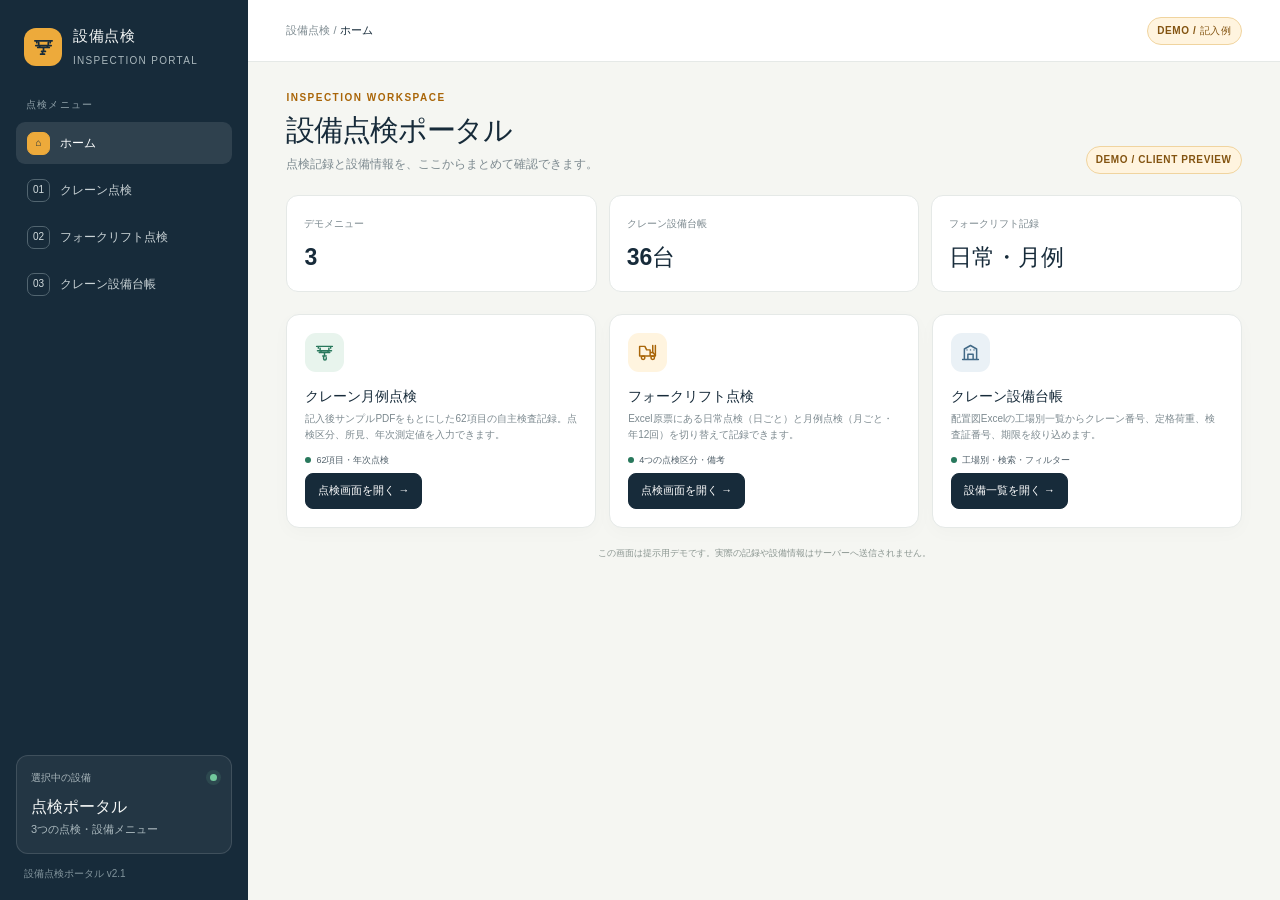
<file: Crane_Self_Inspecction_Record_Sheet/Project_demo_file/New_demo/crane_inspection_demo_v2.html>
<!doctype html>
<html lang="ja">
<head>
<meta charset="utf-8">
<meta name="viewport" content="width=device-width,initial-scale=1">
<meta name="theme-color" content="#172b3a">
<title>設備点検ポータル | クライアントデモ</title>
<style>
:root {
  color-scheme: light;
  --ink: #172b3a;
  --ink-soft: #52616b;
  --muted: #7c898f;
  --line: #e5e9e7;
  --paper: #f5f6f2;
  --white: #fff;
  --navy: #172b3a;
  --navy-2: #213a4a;
  --accent: #edaa3b;
  --accent-pale: #fff4df;
  --green: #28785c;
  --green-pale: #e8f4ed;
  --amber: #a96508;
  --amber-pale: #fff3dc;
  --red: #ad4438;
  --red-pale: #fbecea;
  --blue: #426986;
  --blue-pale: #eaf1f6;
  --shadow: 0 12px 32px rgba(23, 43, 58, .06);
  font-family: "Yu Gothic UI", "Meiryo", "Noto Sans JP", sans-serif;
  font-synthesis: none;
}
* { box-sizing: border-box; }
[hidden] { display: none !important; }
body { margin: 0; background: var(--paper); color: var(--ink); font-size: 14px; line-height: 1.6; }
button, input, select, textarea { font: inherit; }
button { color: inherit; }
button:focus-visible, input:focus-visible, select:focus-visible, textarea:focus-visible, a:focus-visible {
  outline: 3px solid rgba(237, 170, 59, .55); outline-offset: 2px;
}
.shell { min-height: 100vh; }
.sidebar {
  position: fixed; inset: 0 auto 0 0; z-index: 20; display: flex; width: 248px; flex-direction: column;
  padding: 24px 16px 18px; background: var(--navy); color: #f5f7f6;
}
.brand { display: flex; align-items: center; gap: 11px; padding: 0 8px 25px; }
.brand-mark { display: grid; width: 38px; height: 38px; place-items: center; border-radius: 12px; background: var(--accent); color: var(--navy); }
.brand-mark svg { width: 23px; height: 23px; }
.brand-name { font-size: 15px; font-weight: 750; letter-spacing: .04em; }
.brand-caption { color: #aab8bd; font-size: 10px; letter-spacing: .13em; }
.side-label { margin: 2px 10px 9px; color: #91a2aa; font-size: 10px; font-weight: 700; letter-spacing: .12em; }
.side-nav { display: grid; gap: 5px; }
.side-nav a {
  display: flex; min-height: 42px; align-items: center; gap: 10px; padding: 9px 11px; border-radius: 9px;
  color: #cad3d6; font-size: 12px; text-decoration: none; transition: background .15s, color .15s;
}
.side-nav a:hover, .side-nav a.active { background: rgba(255,255,255,.1); color: #fff; }
.nav-number { display: grid; width: 23px; height: 23px; flex: none; place-items: center; border: 1px solid #526570; border-radius: 7px; color: #d3dcde; font-size: 10px; }
.side-nav a.active .nav-number { border-color: var(--accent); background: var(--accent); color: var(--navy); font-weight: 800; }
.device-mini { margin-top: auto; padding: 14px; border: 1px solid rgba(255,255,255,.13); border-radius: 12px; background: rgba(255,255,255,.055); }
.device-mini-head { display: flex; align-items: center; justify-content: space-between; color: #a9b6bb; font-size: 10px; }
.live-dot { width: 7px; height: 7px; border-radius: 50%; background: #72c99c; box-shadow: 0 0 0 4px rgba(114,201,156,.12); }
.device-mini strong { display: block; margin-top: 8px; font-size: 16px; }
.device-mini p { margin: 2px 0 0; color: #adbbc0; font-size: 11px; }
.side-foot { padding: 12px 8px 0; color: #83959d; font-size: 10px; }
.main { min-height: 100vh; margin-left: 248px; }
.topbar {
  position: sticky; top: 0; z-index: 15; display: flex; min-height: 62px; align-items: center; justify-content: space-between;
  gap: 14px; padding: 10px clamp(18px, 3vw, 42px); border-bottom: 1px solid var(--line);
  background: rgba(255,255,255,.94); backdrop-filter: blur(12px);
}
.crumb { color: var(--muted); font-size: 11px; }
.crumb strong { color: var(--ink); font-weight: 650; }
.top-actions { display: flex; align-items: center; gap: 8px; }
.demo-pill { padding: 5px 9px; border: 1px solid #f0d49f; border-radius: 999px; background: var(--accent-pale); color: #835411; font-size: 10px; font-weight: 800; letter-spacing: .06em; }
.button {
  display: inline-flex; min-height: 36px; align-items: center; justify-content: center; gap: 7px;
  padding: 7px 12px; border: 1px solid var(--line); border-radius: 8px; background: var(--white);
  color: var(--ink); cursor: pointer; font-size: 11px; font-weight: 700; transition: transform .15s, background .15s, border-color .15s;
}
.button:hover { transform: translateY(-1px); border-color: #c8d0cc; background: #fafbf9; }
.button svg { width: 15px; height: 15px; }
.button-primary { border-color: var(--navy); background: var(--navy); color: #fff; }
.button-primary:hover { border-color: var(--navy-2); background: var(--navy-2); }
.button-accent { border-color: var(--accent); background: var(--accent); color: var(--navy); }
.button-quiet { border-color: transparent; background: transparent; color: var(--ink-soft); }
.content { width: min(1260px, 100%); margin: 0 auto; padding: 28px clamp(18px, 3vw, 42px) 70px; }
.page-heading { display: flex; align-items: flex-end; justify-content: space-between; gap: 20px; margin-bottom: 20px; }
.eyebrow { margin: 0 0 5px; color: var(--amber); font-size: 10px; font-weight: 800; letter-spacing: .15em; }
h1 { margin: 0; font-size: clamp(23px, 2.3vw, 30px); letter-spacing: -.04em; line-height: 1.3; }
.heading-sub { margin: 6px 0 0; color: var(--muted); font-size: 12px; }
.sample-tag { display: inline-flex; align-items: center; gap: 6px; padding: 7px 10px; border: 1px solid var(--line); border-radius: 8px; background: #fff; color: var(--ink-soft); font-size: 10px; white-space: nowrap; }
.sample-tag svg { width: 14px; height: 14px; color: var(--blue); }
.equipment-card {
  position: relative; display: grid; grid-template-columns: minmax(0,1fr) 216px; gap: 20px; overflow: hidden;
  margin-bottom: 17px; padding: 21px 22px; border: 1px solid #dce4e2; border-radius: 15px;
  background: linear-gradient(112deg, #fff 0%, #fff 67%, #f0f4ef 67%, #f0f4ef 100%); box-shadow: var(--shadow);
}
.equipment-card:after { position: absolute; top: -78px; right: 82px; width: 180px; height: 180px; border: 1px solid rgba(23,43,58,.055); border-radius: 50%; content: ""; }
.equipment-title { display: flex; align-items: center; gap: 9px; margin-bottom: 13px; font-size: 12px; font-weight: 800; }
.equipment-title .tag { padding: 3px 7px; border-radius: 5px; background: var(--green-pale); color: var(--green); font-size: 9px; }
.equipment-fields { position: relative; z-index: 1; display: grid; grid-template-columns: repeat(4, minmax(0,1fr)); gap: 11px 15px; }
.field label { display: block; margin-bottom: 4px; color: var(--muted); font-size: 10px; font-weight: 650; }
.field input, .field select, .field textarea {
  width: 100%; min-width: 0; min-height: 37px; padding: 7px 9px; border: 1px solid #e1e6e3;
  border-radius: 7px; background: #fbfcfa; color: var(--ink); font-size: 12px;
}
.field input:focus, .field select:focus, .field textarea:focus { border-color: #9baea7; background: #fff; outline: 0; }
.field.span-2 { grid-column: span 2; }
.crane-art { position: relative; z-index: 1; display: flex; align-items: center; justify-content: center; min-height: 110px; }
.crane-art svg { width: min(195px,100%); height: auto; }
.summary-grid { display: grid; grid-template-columns: 1.35fr repeat(3,minmax(105px,.7fr)); gap: 11px; margin-bottom: 17px; }
.summary-card { min-height: 91px; padding: 14px 15px; border: 1px solid var(--line); border-radius: 12px; background: #fff; box-shadow: 0 4px 15px rgba(23,43,58,.025); }
.summary-card.clickable { width: 100%; text-align: left; cursor: pointer; }
.summary-card.clickable:hover { border-color: #c5cfca; }
.summary-label { display: flex; align-items: center; justify-content: space-between; gap: 7px; color: var(--muted); font-size: 10px; font-weight: 700; }
.summary-value { margin-top: 6px; font-size: 22px; font-weight: 800; letter-spacing: -.05em; line-height: 1.1; }
.summary-value small { color: var(--muted); font-size: 11px; font-weight: 600; letter-spacing: 0; }
.progress-track { height: 6px; overflow: hidden; margin-top: 10px; border-radius: 99px; background: #edf0ed; }
.progress-fill { width: 0; height: 100%; border-radius: inherit; background: var(--green); transition: width .25s ease; }
.tone-warn { color: var(--amber); }.tone-bad { color: var(--red); }.tone-fixed { color: var(--blue); }
.section-card { margin-bottom: 15px; overflow: hidden; border: 1px solid var(--line); border-radius: 13px; background: #fff; box-shadow: 0 5px 18px rgba(23,43,58,.025); scroll-margin-top: 78px; }
.section-head { display: flex; align-items: center; gap: 11px; padding: 14px 17px; border-bottom: 1px solid var(--line); }
.section-index { display: grid; width: 32px; height: 32px; flex: none; place-items: center; border-radius: 9px; background: var(--navy); color: #fff; font-size: 11px; font-weight: 800; }
.section-title { min-width: 0; margin: 0; font-size: 13px; font-weight: 800; }
.section-count { margin-left: auto; color: var(--muted); font-size: 10px; white-space: nowrap; }
.group-title { display: flex; align-items: center; gap: 8px; padding: 9px 17px; border-bottom: 1px solid #eff1ef; background: #f8f9f6; color: var(--ink-soft); font-size: 10px; font-weight: 800; }
.group-title:before { width: 3px; height: 13px; border-radius: 4px; background: var(--accent); content: ""; }
.check-row { display: grid; grid-template-columns: 30px minmax(160px,1fr) auto; align-items: center; gap: 10px; min-height: 58px; padding: 8px 14px 8px 17px; border-bottom: 1px solid #f0f2f0; transition: background .15s; }
.check-row:last-child { border-bottom: 0; }
.check-row.status-warn { background: #fffaf0; }.check-row.status-bad { background: #fff6f4; }.check-row.status-fixed { background: #f5f8fb; }
.check-no { color: #9aa5a4; font-family: ui-monospace, "Cascadia Mono", monospace; font-size: 10px; text-align: center; }
.check-copy { min-width: 0; }
.check-label { font-size: 11.5px; line-height: 1.5; }
.class-pill { display: inline-block; min-width: 17px; margin-left: 7px; padding: 0 4px; border-radius: 4px; background: #eef1f0; color: #68777b; font-size: 9px; font-weight: 800; text-align: center; vertical-align: 1px; }
.class-pill.class-A { background: #e9eff2; color: #294859; }.class-pill.class-B { background: #eef1ef; color: #62716e; }
.row-controls { display: flex; align-items: center; justify-content: flex-end; gap: 4px; }
.status-button {
  display: inline-grid; width: 34px; height: 32px; place-items: center; border: 1px solid #e3e8e5;
  border-radius: 7px; background: #fff; color: #84918f; cursor: pointer; font-size: 15px; font-weight: 800;
  transition: border-color .12s, background .12s, color .12s, transform .12s;
}
.status-button:hover { transform: translateY(-1px); border-color: #c4ceca; color: var(--ink); }
.status-button[aria-pressed="true"][data-value="good"] { border-color: #9dcbb3; background: var(--green-pale); color: var(--green); }
.status-button[aria-pressed="true"][data-value="warn"] { border-color: #e6c885; background: var(--amber-pale); color: var(--amber); }
.status-button[aria-pressed="true"][data-value="bad"] { border-color: #e5b1ab; background: var(--red-pale); color: var(--red); }
.status-button[aria-pressed="true"][data-value="fixed"] { border-color: #b9ccdb; background: var(--blue-pale); color: var(--blue); }
.status-button[aria-pressed="true"][data-value="na"] { border-color: #cbd1ce; background: #f2f4f2; color: #5f6a68; }
.clear-status { padding: 5px 2px 5px 5px; border: 0; background: transparent; color: #899391; cursor: pointer; font-size: 9px; }
.remark-input { grid-column: 2 / -1; width: 100%; min-height: 33px; margin: -2px 0 4px; padding: 6px 9px; border: 1px solid #e5d9bc; border-radius: 6px; background: rgba(255,255,255,.8); font-size: 11px; }
.remark-input::placeholder { color: #9a9180; }
.check-row.status-bad .remark-input { border-color: #e5c5c1; }
.followup-editor { grid-column: 2 / -1; display: grid; grid-template-columns: minmax(0,1.4fr) minmax(100px,.7fr) minmax(125px,.8fr) minmax(110px,.7fr); gap: 7px; padding: 0 0 5px; }
.followup-editor label { display: grid; gap: 3px; color: var(--muted); font-size: 9px; }
.followup-editor input,.followup-editor select { width: 100%; min-width: 0; min-height: 32px; padding: 5px 7px; border: 1px solid #e1e6e3; border-radius: 6px; background: #fff; font-size: 10px; }
.followup-editor label:first-child { grid-column: 1 / -1; }
.followup-required { color: var(--red); font-size: 8px; }
.not-applicable-row { display: grid; grid-template-columns: 30px 1fr; align-items: center; gap: 10px; min-height: 45px; padding: 8px 17px; border-bottom: 1px solid #f0f2f0; background: #fafbf9; color: #77827f; }
.source-note { display: flex; align-items: flex-start; gap: 9px; margin: 0 0 15px; padding: 11px 13px; border: 1px solid #e9ddc2; border-radius: 9px; background: #fffaf0; color: #715829; font-size: 10px; }
.source-note strong { white-space: nowrap; }
.toolbar-line { display: flex; align-items: center; justify-content: space-between; gap: 12px; margin: 20px 0 9px; }
.toolbar-title { margin: 0; font-size: 15px; font-weight: 800; }
.check-tools { display: flex; flex-wrap: wrap; align-items: center; gap: 7px; }
.search-box { position: relative; }
.search-box svg { position: absolute; top: 10px; left: 10px; width: 14px; height: 14px; color: #81908b; }
.search-box input { width: min(220px,40vw); min-height: 35px; padding: 7px 10px 7px 31px; border: 1px solid var(--line); border-radius: 8px; background: #fff; font-size: 11px; }
.filter-select { min-height: 35px; padding: 6px 28px 6px 9px; border: 1px solid var(--line); border-radius: 8px; background: #fff; color: var(--ink-soft); font-size: 10px; }
.empty-filter { display: none; margin: 0 0 15px; padding: 17px; border: 1px dashed #cbd3cf; border-radius: 10px; color: var(--muted); font-size: 11px; text-align: center; }
.annual-card { margin-bottom: 15px; padding-bottom: 6px; }
.annual-card[aria-disabled="true"] { background: #fafbf9; }
.annual-intro { margin: 12px 17px 0; color: var(--muted); font-size: 10px; }
.annual-grid { display: grid; grid-template-columns: repeat(4,minmax(0,1fr)); gap: 11px; padding: 15px 17px 17px; }
.annual-group { grid-column: 1 / -1; margin-top: 2px; padding-bottom: 5px; border-bottom: 1px solid var(--line); color: var(--ink-soft); font-size: 10px; font-weight: 800; }
.annual-field label { display: block; margin-bottom: 4px; color: var(--muted); font-size: 10px; }
.annual-input-wrap { display: flex; align-items: center; gap: 6px; }
.annual-field input, .annual-field select { width: 100%; min-width: 0; min-height: 35px; padding: 6px 8px; border: 1px solid #e1e6e3; border-radius: 7px; background: #fbfcfa; font-size: 11px; }
.annual-unit { color: #89948f; font-size: 9px; white-space: nowrap; }
.notes-grid { display: grid; grid-template-columns: minmax(0,1fr) minmax(130px,.45fr) minmax(130px,.45fr); gap: 12px; padding: 16px 17px; }
.notes-grid textarea { min-height: 85px; resize: vertical; }
.seal-preview { display: flex; align-items: center; gap: 9px; }
.seal-preview input { flex: 1; }
.seal { display: grid; width: 37px; height: 37px; flex: none; place-items: center; border: 2px solid #c5584d; border-radius: 50%; color: #b84e44; font-size: 10px; font-weight: 800; transform: rotate(-8deg); }
.results-list { display: grid; gap: 8px; margin: 0; padding: 14px 17px 17px; list-style: none; }
.results-list li { display: flex; align-items: flex-start; gap: 8px; padding: 9px 10px; border-radius: 7px; background: #f8f9f6; font-size: 10px; }
.result-badge { min-width: 19px; padding: 1px 4px; border-radius: 4px; font-weight: 800; text-align: center; }
.result-badge.warn { background: var(--amber-pale); color: var(--amber); }.result-badge.bad { background: var(--red-pale); color: var(--red); }.result-badge.fixed { background: var(--blue-pale); color: var(--blue); }
.footer-note { margin: 18px 0 0; color: #8b9691; font-size: 9px; text-align: center; }
.toast {
  position: fixed; right: 22px; bottom: 22px; z-index: 60; max-width: min(430px,calc(100vw - 32px)); padding: 11px 15px;
  border: 1px solid #c9d8cf; border-radius: 9px; background: #fff; box-shadow: var(--shadow); color: var(--ink);
  font-size: 11px; opacity: 0; pointer-events: none; transform: translateY(8px); transition: opacity .18s,transform .18s;
}
.toast.visible { opacity: 1; transform: translateY(0); }
.toast.error { border-color: #e5b1ab; color: var(--red); }
.modal-backdrop { position: fixed; inset: 0; z-index: 70; display: none; align-items: center; justify-content: center; padding: 18px; background: rgba(14,28,37,.48); }
.modal-backdrop.open { display: flex; }
.modal { width: min(480px,100%); max-height: min(82vh,760px); overflow: auto; padding: 22px; border-radius: 14px; background: #fff; box-shadow: 0 24px 80px rgba(0,0,0,.2); }
.modal h2 { margin: 0; font-size: 17px; }
.modal p { margin: 8px 0 0; color: var(--muted); font-size: 11px; }
.modal-actions { display: flex; justify-content: flex-end; gap: 8px; margin-top: 17px; }
.print-only { display: none; }
.sr-only { position: absolute; width: 1px; height: 1px; overflow: hidden; clip: rect(0,0,0,0); white-space: nowrap; clip-path: inset(50%); }
.module-nav { margin: 0 0 24px; padding-bottom: 14px; border-bottom: 1px solid var(--line); }
.module-nav a { min-height: 44px; }
.module-nav a { color: var(--ink-soft); }
.module-nav a:hover,.module-nav a.active { background: var(--navy); color: #fff; }
.module-nav .nav-number { border-color: #d6ddda; color: var(--ink-soft); }
.module-nav a.active .nav-number { border-color: var(--accent); color: var(--navy); }
.module-view[hidden],.forklift-panel[hidden] { display: none !important; }
.home-welcome { display: flex; align-items: flex-end; justify-content: space-between; gap: 18px; margin-bottom: 21px; }
.home-date { color: var(--muted); font-size: 11px; }
.home-metrics { display: grid; grid-template-columns: repeat(3,minmax(0,1fr)); gap: 12px; margin: 18px 0 22px; }
.home-metric { padding: 15px 17px; border: 1px solid var(--line); border-radius: 12px; background: #fff; }
.home-metric span { color: var(--muted); font-size: 10px; font-weight: 700; }
.home-metric strong { display: block; margin-top: 5px; font-size: 23px; }
.module-grid { display: grid; grid-template-columns: repeat(3,minmax(0,1fr)); gap: 13px; }
.module-card { display: flex; min-height: 214px; flex-direction: column; padding: 18px; border: 1px solid var(--line); border-radius: 13px; background: #fff; box-shadow: 0 5px 18px rgba(23,43,58,.025); }
.module-card:hover { border-color: #c4cec9; }
.module-icon { display: grid; width: 39px; height: 39px; place-items: center; border-radius: 11px; background: var(--green-pale); color: var(--green); }
.module-icon svg { width: 21px; height: 21px; fill: none; stroke: currentColor; stroke-width: 1.7; stroke-linecap: round; stroke-linejoin: round; }
.module-card:nth-child(2) .module-icon { background: var(--accent-pale); color: var(--amber); }
.module-card:nth-child(3) .module-icon { background: var(--blue-pale); color: var(--blue); }
.module-card h2 { margin: 13px 0 4px; font-size: 14px; }
.module-card p { margin: 0; color: var(--muted); font-size: 10px; }
.module-card .button { align-self: flex-start; margin-top: auto; padding-top: 8px; }
.module-card-count { display: inline-flex; align-items: center; gap: 5px; margin-top: 10px; color: var(--ink-soft); font-size: 9px; }
.module-card-count:before { width: 6px; height: 6px; border-radius: 50%; background: var(--green); content: ""; }
.source-chip { display: inline-flex; align-items: center; gap: 5px; padding: 4px 7px; border-radius: 5px; background: #f1f4f2; color: #67756f; font-size: 9px; }
.module-heading { display: flex; align-items: flex-end; justify-content: space-between; gap: 12px; margin-bottom: 18px; }
.module-heading h1 { font-size: clamp(21px,2.2vw,27px); }
.module-heading p { margin: 5px 0 0; color: var(--muted); font-size: 11px; }
.module-actions { display: flex; gap: 7px; }
.form-card { margin-bottom: 14px; padding: 17px; border: 1px solid var(--line); border-radius: 12px; background: #fff; box-shadow: 0 4px 15px rgba(23,43,58,.025); }
.form-card-title { margin: 0 0 12px; font-size: 12px; font-weight: 800; }
.form-fields { display: grid; grid-template-columns: repeat(4,minmax(0,1fr)); gap: 11px; }
.forklift-tabs { display: flex; gap: 5px; margin-bottom: 13px; padding: 4px; border: 1px solid var(--line); border-radius: 9px; background: #eef1ee; width: fit-content; }
.forklift-tabs button { min-height: 34px; padding: 6px 12px; border: 0; border-radius: 6px; background: transparent; color: var(--ink-soft); cursor: pointer; font-size: 10px; font-weight: 700; }
.forklift-tabs button[aria-selected="true"] { background: #fff; color: var(--ink); box-shadow: 0 1px 4px rgba(23,43,58,.1); }
.inspection-panel[hidden] { display:none !important; }
.table-wrap { overflow: auto; border: 1px solid var(--line); border-radius: 10px; background: #fff; }
.inspection-table,.inventory-table { width: 100%; border-collapse: collapse; font-size: 10px; }
.inspection-table th,.inventory-table th { position: sticky; top: 0; z-index: 1; padding: 10px 9px; background: #f4f6f3; color: var(--ink-soft); font-size: 9px; font-weight: 800; text-align: left; white-space: nowrap; }
.inspection-table td,.inventory-table td { padding: 8px 9px; border-top: 1px solid #edf0ed; vertical-align: middle; }
.inspection-table tr:hover td,.inventory-table tr:hover td { background: #fbfcfa; }
.day-cell,.month-cell { width: 54px; color: var(--muted); font-weight: 800; white-space: nowrap; }
.inspection-table select,.inspection-table input,.inventory-controls select,.inventory-controls input { min-height: 32px; padding: 5px 7px; border: 1px solid #e1e6e3; border-radius: 6px; background: #fff; font-size: 10px; }
.inspection-table select { width: 100%; min-width: 76px; }
.inspection-table input { width: 100%; min-width: 100px; }
.inspection-table .day-number { width: 39px; color: var(--muted); text-align: center; }
.table-status { display: inline-flex; align-items: center; gap: 5px; }
.table-status-dot { width: 7px; height: 7px; border-radius: 50%; background: #7a8b84; }
.table-status-dot.warn { background: var(--amber); }.table-status-dot.bad { background: var(--red); }.table-status-dot.na { background: #aab3ae; }
.forklift-monthly-summary { display: flex; flex-wrap: wrap; gap: 8px; margin: 0 0 12px; }
.inventory-controls { display: flex; flex-wrap: wrap; gap: 8px; margin-bottom: 12px; }
.inventory-controls input { flex: 1 1 190px; }
.inventory-controls select { min-width: 145px; }
.inventory-table .plant-cell { color: var(--muted); white-space: nowrap; }
.capacity-pill { display: inline-flex; padding: 3px 7px; border-radius: 5px; background: var(--blue-pale); color: var(--blue); font-size: 9px; font-weight: 800; white-space: nowrap; }
.expiry-soon { color: var(--red); font-weight: 800; }
.table-empty { padding: 21px !important; color: var(--muted); text-align: center; }
.inspection-mode-switch { display: flex; flex-wrap: wrap; align-items: center; gap: 8px; margin: 0 0 14px; padding: 12px 14px; border: 1px solid var(--line); border-radius: 11px; background: #fff; }
.inspection-mode-label { flex: 1 1 200px; color: var(--muted); font-size: 10px; }
.inspection-mode-label strong { display: block; margin-bottom: 2px; color: var(--ink); font-size: 11px; }
.mode-button { min-height: 34px; padding: 6px 11px; border: 1px solid var(--line); border-radius: 7px; background: #fff; color: var(--ink-soft); cursor: pointer; font-size: 10px; font-weight: 700; }
.mode-button[aria-pressed="true"] { border-color: var(--navy); background: var(--navy); color: #fff; }
.sample-callout { margin: 0 0 14px; padding: 10px 13px; border: 1px solid #e8d6b1; border-radius: 8px; background: #fffaf0; color: #735b31; font-size: 10px; }
.sample-callout strong { margin-right: 5px; }
.draft-callout { margin: 0 0 14px; padding: 10px 13px; border: 1px solid #c8d9e4; border-radius: 8px; background: #f2f7fa; color: #456578; font-size: 10px; }
.inventory-provenance { margin: 0 0 12px; padding: 10px 12px; border: 1px solid #e9ddc2; border-radius: 8px; background: #fffaf0; color: #715829; font-size: 10px; }
.print-summary { display: grid; grid-template-columns: repeat(2,minmax(0,1fr)); gap: 8px; margin-top: 13px; }
.print-summary div { padding: 9px; border-radius: 7px; background: #f5f7f4; font-size: 10px; }
.print-summary strong { display: block; margin-bottom: 3px; color: var(--muted); font-size: 9px; }
.preview-issues { max-height: 180px; overflow: auto; margin: 12px 0 0; padding-left: 20px; font-size: 10px; }
.preview-warning { margin-top: 11px !important; padding: 8px 10px; border-radius: 7px; background: var(--amber-pale); color: #80560d !important; }
@media (max-width: 1050px) {
  .equipment-card { grid-template-columns: minmax(0,1fr) 160px; }
  .summary-grid { grid-template-columns: 1.2fr repeat(3,minmax(90px,.7fr)); }
  .check-row { grid-template-columns: 25px minmax(130px,1fr) auto; gap: 7px; padding-right: 10px; padding-left: 12px; }
  .status-button { width: 30px; }
  .module-grid { grid-template-columns: 1fr 1fr; }
}
@media (max-width: 780px) {
  .sidebar { position: sticky; top: 0; width: 100%; height: auto; padding: 9px 12px; }
  .brand { padding: 0 3px 9px; }
  .brand-mark { width: 31px; height: 31px; border-radius: 9px; }
  .brand-mark svg { width: 19px; height: 19px; }
  .brand-name { font-size: 13px; }.brand-caption,.device-mini,.side-foot,.side-label { display: none; }
  .side-nav { display: flex; overflow-x: auto; gap: 4px; padding-bottom: 1px; scrollbar-width: none; }
  .side-nav a { min-height: 34px; flex: none; gap: 6px; padding: 5px 8px; font-size: 10px; }
  .nav-number { width: 19px; height: 19px; font-size: 9px; }
  .module-nav { padding-bottom: 8px; }
  .module-nav a { min-height: 34px; }
  .main { margin-left: 0; }
  .topbar { top: 92px; min-height: 51px; padding: 7px 15px; }
  .content { padding: 21px 14px 40px; }
  .equipment-card { grid-template-columns: 1fr; padding: 16px; background: #fff; }
  .crane-art { display: none; }
  .equipment-fields { grid-template-columns: repeat(2,minmax(0,1fr)); gap: 9px 11px; }
  .summary-grid { grid-template-columns: repeat(3,minmax(0,1fr)); gap: 7px; }
  .summary-card:first-child { grid-column: 1 / -1; }
  .summary-card { min-height: 75px; padding: 11px; }
  .summary-value { font-size: 19px; }
  .section-head { padding: 11px 12px; }
  .check-row { grid-template-columns: 24px minmax(0,1fr); gap: 6px 8px; padding: 9px 10px; }
  .check-copy { grid-column: 2; }
  .row-controls { grid-column: 1 / -1; justify-content: stretch; padding-left: 31px; }
  .row-controls .status-button { width: auto; height: 34px; flex: 1; font-size: 16px; }
  .row-controls .clear-status { min-width: 35px; }
  .remark-input,.followup-editor { grid-column: 2 / -1; }
  .followup-editor { grid-template-columns: 1fr 1fr; }
  .followup-editor label:first-child { grid-column: 1 / -1; }
  .annual-grid { grid-template-columns: repeat(2,minmax(0,1fr)); padding: 12px; }
  .notes-grid { grid-template-columns: 1fr 1fr; padding: 12px; }
  .notes-grid > :first-child { grid-column: 1 / -1; }
  .toolbar-line { align-items: flex-start; flex-direction: column; }
  .check-tools { width: 100%; }
  .search-box { flex: 1; }.search-box input { width: 100%; }
  .home-metrics { gap: 7px; }
  .home-metric { padding: 11px; }
  .home-metric strong { font-size: 19px; }
  .module-grid { grid-template-columns: 1fr; }
  .module-card { min-height: 176px; }
  .form-fields { grid-template-columns: repeat(2,minmax(0,1fr)); }
  .form-fields .field:last-child { grid-column: span 2; }
  .inspection-table { min-width: 720px; }
  .inventory-table { min-width: 620px; }
  .module-heading { align-items: flex-start; flex-direction: column; }
}
@media (max-width: 420px) {
  .crumb { display: none; }.demo-pill { display: none; }
  .top-actions { gap: 5px; }.top-actions .button { min-height: 33px; padding: 5px 8px; font-size: 10px; }
  .page-heading { align-items: flex-start; flex-direction: column; gap: 10px; }
  .equipment-fields { grid-template-columns: 1fr 1fr; }
  .field.span-2 { grid-column: 1 / -1; }
  .notes-grid { grid-template-columns: 1fr; }.notes-grid > :first-child { grid-column: auto; }
}
@media print {
  @page { size: A4 portrait; margin: 12mm; }
  body { background: #fff; color: #111; font-size: 9pt; }
  .sidebar,.topbar,.sample-tag,.check-tools,.summary-grid,.source-note,.footer-note,.toast,.modal-backdrop,.clear-status,.module-nav,.forklift-tabs,.module-actions,.inventory-controls,.inspection-mode-switch { display: none !important; }
  .main { margin: 0; }.content { width: 100%; padding: 0; }
  .page-heading { margin-bottom: 10px; }.page-heading h1 { font-size: 18pt; }
  .equipment-card,.section-card { break-inside: avoid; box-shadow: none; }
  .equipment-card { grid-template-columns: 1fr; margin-bottom: 8px; padding: 10px; background: #fff; }
  .crane-art { display: none; }.equipment-fields { grid-template-columns: repeat(4,1fr); gap: 5px; }
  .field input,.field select { min-height: 25px; padding: 3px 5px; background: #fff; }
  .section-card { margin-bottom: 8px; }.section-head { padding: 7px 9px; }.group-title { padding: 5px 9px; }
  .check-row { grid-template-columns: 24px 1fr auto; min-height: 0; gap: 5px; padding: 4px 8px; }
  .followup-editor { grid-column: 2 / -1; grid-template-columns: repeat(4,1fr); gap: 4px; }
  .followup-editor label:first-child { grid-column: 1 / -1; }
  .check-label { font-size: 8pt; }.status-button { width: 24px; height: 22px; font-size: 11px; }
  .annual-grid { grid-template-columns: repeat(4,1fr); gap: 5px; padding: 8px; }
  .annual-field input,.annual-field select { min-height: 24px; padding: 3px 5px; }
  .notes-grid { grid-template-columns: 1fr .4fr .4fr; gap: 6px; padding: 8px; }
  .notes-grid textarea { min-height: 45px; }.results-list { gap: 3px; padding: 8px; }
  .results-list li { padding: 4px; }.print-only { display: block; }
  .inspection-table,.inventory-table { min-width: 0; font-size: 7pt; }
}
</style>
</head>
<body>
<div class="shell">
  <aside class="sidebar" aria-label="点検ナビゲーション">
    <div class="brand">
      <span class="brand-mark" aria-hidden="true">
        <svg viewBox="0 0 24 24" fill="none" stroke="currentColor" stroke-width="1.8" stroke-linecap="round" stroke-linejoin="round">
          <path d="M3 5h18M5 5v2m14-2v2M7 7v3m10-3v3M4 10h16M8 10v2m8-2v2M6 12h12M12 12v4m-2 0h4m-3 0v3m-2 0h4"/>
        </svg>
      </span>
      <span><span class="brand-name">設備点検</span><br><span class="brand-caption">INSPECTION PORTAL</span></span>
    </div>
    <div class="side-label">点検メニュー</div>
    <nav class="side-nav" id="moduleNav">
      <a href="#dashboardHome" data-module="home"><span class="nav-number">⌂</span>ホーム</a>
      <a href="#craneModule" data-module="crane"><span class="nav-number">01</span>クレーン点検</a>
      <a href="#forkliftModule" data-module="forklift"><span class="nav-number">02</span>フォークリフト点検</a>
      <a href="#inventoryModule" data-module="inventory"><span class="nav-number">03</span>クレーン設備台帳</a>
    </nav>
    <div class="device-mini">
      <div class="device-mini-head"><span>選択中の設備</span><span class="live-dot"></span></div>
      <strong id="sideCraneNo">点検ポータル</strong>
      <p id="sideLocation">3つの点検・設備メニュー</p>
    </div>
    <div class="side-foot">設備点検ポータル v2.1</div>
  </aside>

  <div class="main">
    <header class="topbar">
      <div class="crumb">設備点検 <span aria-hidden="true">/</span> <strong id="crumbTitle">ホーム</strong></div>
      <div class="top-actions">
        <span class="demo-pill" id="demoPill">DEMO / 記入例</span>
        <button class="button" id="saveButton" data-top-action="inspection" type="button" title="このブラウザーに下書きを保存">
          <svg viewBox="0 0 24 24" fill="none" stroke="currentColor" stroke-width="1.8" stroke-linecap="round" stroke-linejoin="round" aria-hidden="true"><path d="M5 4h12l3 3v13H4V4z"/><path d="M8 4v6h8V4M8 20v-7h8v7"/></svg>下書き保存
        </button>
        <button class="button button-primary" id="printButton" data-top-action="print" type="button">
          <svg viewBox="0 0 24 24" fill="none" stroke="currentColor" stroke-width="1.8" stroke-linecap="round" stroke-linejoin="round" aria-hidden="true"><path d="M7 8V3h10v5M7 17H5a2 2 0 0 1-2-2v-5a2 2 0 0 1 2-2h14a2 2 0 0 1 2 2v5h-2"/><path d="M7 14h10v7H7z"/></svg>印刷内容を確認
        </button>
        <button class="button button-accent" id="registerButton" data-top-action="inspection" type="button">確認・登録</button>
      </div>
    </header>

    <main class="content">
      <section class="module-view" id="dashboardHome">
        <div class="home-welcome">
          <div><p class="eyebrow">INSPECTION WORKSPACE</p><h1>設備点検ポータル</h1><p class="heading-sub">点検記録と設備情報を、ここからまとめて確認できます。</p></div>
          <span class="demo-pill">DEMO / CLIENT PREVIEW</span>
        </div>
        <div class="home-metrics">
          <div class="home-metric"><span>デモメニュー</span><strong>3</strong></div>
          <div class="home-metric"><span>クレーン設備台帳</span><strong id="homeCraneCount">—</strong></div>
          <div class="home-metric"><span>フォークリフト記録</span><strong>日常・月例</strong></div>
        </div>
        <div class="module-grid">
          <article class="module-card">
            <span class="module-icon" aria-hidden="true">
              <svg viewBox="0 0 24 24"><path d="M3 5h18M5 5v2m14-2v2M7 7v3m10-3v3M4 10h16M8 10v2m8-2v2M6 12h12M12 12v4m-2 0h4m-3 0v3c0 2 3 2 3 0v-1"/></svg>
            </span><h2>クレーン月例点検</h2>
            <p>記入後サンプルPDFをもとにした62項目の自主検査記録。点検区分、所見、年次測定値を入力できます。</p>
            <span class="module-card-count">62項目・年次点検</span>
            <button class="button button-primary" type="button" data-open-module="crane">点検画面を開く →</button>
          </article>
          <article class="module-card">
            <span class="module-icon" aria-hidden="true">
              <svg viewBox="0 0 24 24"><path d="M3 5v11h12V9h-4l-2-4H3Zm12 7h3l3 3v1h-6"/><circle cx="7" cy="18" r="2"/><circle cx="18" cy="18" r="2"/><path d="M21 4v11m-3-11v8"/></svg>
            </span><h2>フォークリフト点検</h2>
            <p>Excel原票にある日常点検（日ごと）と月例点検（月ごと・年12回）を切り替えて記録できます。</p>
            <span class="module-card-count">4つの点検区分・備考</span>
            <button class="button button-primary" type="button" data-open-module="forklift">点検画面を開く →</button>
          </article>
          <article class="module-card">
            <span class="module-icon" aria-hidden="true">
              <svg viewBox="0 0 24 24"><path d="M3 20h18M5 20V8l7-4 7 4v12M9 20v-6h6v6M8 9h.01M12 9h.01M16 9h.01"/></svg>
            </span><h2>クレーン設備台帳</h2>
            <p>配置図Excelの工場別一覧からクレーン番号、定格荷重、検査証番号、期限を絞り込めます。</p>
            <span class="module-card-count">工場別・検索・フィルター</span>
            <button class="button button-primary" type="button" data-open-module="inventory">設備一覧を開く →</button>
          </article>
        </div>
        <p class="footer-note">この画面は提示用デモです。実際の記録や設備情報はサーバーへ送信されません。</p>
      </section>

      <section class="module-view" id="craneModule" hidden>
      <div class="page-heading">
        <div>
          <p class="eyebrow">CRANE · MONTHLY INSPECTION</p>
          <h1>クレーン月例点検</h1>
          <p class="heading-sub">点検箇所ごとに状態を記録し、気になる項目を確認できます。</p>
        </div>
        <div class="sample-tag" id="craneSourceTag">
          <svg viewBox="0 0 24 24" fill="none" stroke="currentColor" stroke-width="1.8" stroke-linecap="round" stroke-linejoin="round" aria-hidden="true"><path d="M12 3 4 6v5c0 5 3.4 8.2 8 10 4.6-1.8 8-5 8-10V6l-8-3Z"/><path d="m9 12 2 2 4-4"/></svg>
          記入例PDFをもとにしたサンプル
        </div>
      </div>

      <section class="equipment-card" aria-labelledby="equipmentHeading">
        <div>
          <div class="equipment-title" id="equipmentHeading">設備情報 <span class="tag">対象設備</span></div>
          <div class="equipment-fields">
            <div class="field"><label for="location">設置場所</label><input id="location" value="第1工場"></div>
            <div class="field"><label for="craneNo">クレーン番号</label><input id="craneNo" value="1-天1"></div>
            <div class="field"><label for="certificateNo">検査証番号</label><input id="certificateNo" value="1106"></div>
            <div class="field"><label for="expiryDate">検査証期限</label><input id="expiryDate" type="date" value="2025-09-23"></div>
            <div class="field span-2"><label for="craneType">クレーン種類</label><input id="craneType" value="10tホイスト式天井クレーン"></div>
            <div class="field span-2"><label for="hoistModel">ホイスト形式・機番</label><input id="hoistModel" value=""></div>
            <div class="field span-2"><label for="inspectionDate">点検日</label><input id="inspectionDate" type="date" value="2025-07-01"></div>
            <div class="field span-2"><label for="inspector">点検者</label><input id="inspector" value="酒井"></div>
          </div>
        </div>
        <div class="crane-art" aria-hidden="true">
          <svg viewBox="0 0 220 135" fill="none">
            <path d="M15 20h190M32 20v17m156-17v17M43 37h134M53 37v21m114-21v21M34 58h152" stroke="#516873" stroke-width="5" stroke-linecap="round"/>
            <path d="M78 58v12m64-12v12M70 70h80M84 70v11m52-11v11M73 81h74" stroke="#74878c" stroke-width="4" stroke-linecap="round"/>
            <path d="M110 58v30" stroke="#d49a3b" stroke-width="3"/>
            <path d="M110 88v13c0 9 13 9 13 1v-2" stroke="#d49a3b" stroke-width="3" stroke-linecap="round"/>
            <path d="M45 113h130M60 105v17m100-17v17" stroke="#d9e0dc" stroke-width="3" stroke-linecap="round"/>
            <circle cx="110" cy="58" r="5" fill="#edaa3b"/>
          </svg>
        </div>
      </section>

      <section class="equipment-card" aria-labelledby="frequencyHeading" style="grid-template-columns:1fr;background:#fff;padding-top:15px;padding-bottom:15px">
        <div class="equipment-fields" style="grid-template-columns:minmax(140px,.55fr) 1fr">
          <div class="field"><label id="frequencyHeading">今月の点検区分</label></div>
          <fieldset id="inspectionMode" style="display:flex;flex-wrap:wrap;gap:7px;margin:0;padding:0;border:0" aria-label="今月の点検区分">
            <legend class="sr-only">今月の点検区分</legend>
          </fieldset>
        </div>
      </section>

      <section class="summary-grid" aria-label="点検状況">
        <div class="summary-card">
          <div class="summary-label"><span>点検の進捗</span><span id="progressText">0 / 0</span></div>
          <div class="summary-value" id="progressPercent">0<small>% 完了</small></div>
          <div class="progress-track" role="progressbar" id="progressBar" aria-label="入力進捗" aria-valuemin="0" aria-valuemax="100" aria-valuenow="0"><div class="progress-fill" id="progressFill"></div></div>
        </div>
        <button class="summary-card clickable" type="button" data-filter="all">
          <span class="summary-label">対象項目</span><span class="summary-value" id="totalCount">0</span>
        </button>
        <button class="summary-card clickable" type="button" data-filter="issues">
          <span class="summary-label">要確認</span><span class="summary-value tone-warn" id="issueCount">0</span>
        </button>
        <button class="summary-card clickable" type="button" data-filter="unanswered">
          <span class="summary-label">未入力</span><span class="summary-value" id="unansweredCount">0</span>
        </button>
      </section>

      <div class="toolbar-line">
        <h2 class="toolbar-title">点検チェックリスト</h2>
        <div class="check-tools">
          <label class="search-box">
            <svg viewBox="0 0 24 24" fill="none" stroke="currentColor" stroke-width="2" stroke-linecap="round" aria-hidden="true"><circle cx="10.8" cy="10.8" r="6.8"/><path d="m16 16 5 5"/></svg>
            <span class="sr-only">項目を検索</span><input id="searchInput" type="search" placeholder="項目名・番号で検索" autocomplete="off">
          </label>
          <select id="filterSelect" class="filter-select" aria-label="表示項目">
            <option value="all">すべて表示</option>
            <option value="issues">要確認のみ</option>
            <option value="unanswered">未入力のみ</option>
          </select>
          <button class="button button-quiet" id="newInspectionButton" type="button">判定をリセット</button>
        </div>
      </div>

      <p class="source-note"><strong>原票について</strong><span>記入後サンプルPDFの点検番号40は項目名が空欄のため、内容を補わず未使用の原票行として表示しています。点検項目数には含めていません。</span></p>
      <div id="checklist"></div>
      <p class="empty-filter" id="emptyFilter">条件に一致する点検項目はありません。</p>

      <section class="section-card annual-card" id="annualSection">
        <div class="section-head"><span class="section-index">年</span><h2 class="section-title">年次点検</h2><span class="section-count">区分④で入力</span></div>
        <p class="annual-intro">必要に応じて測定値と良否を記入してください。サンプル値は記入後PDFの参考値です。</p>
        <div class="annual-grid" id="annualGrid"></div>
      </section>

      <section class="section-card" id="notesSection">
        <div class="section-head"><span class="section-index">記</span><h2 class="section-title">補足・見解事項 / 点検者</h2><span class="section-count">記録情報</span></div>
        <div class="notes-grid">
          <div class="field"><label for="generalNote">補足・見解事項</label><textarea id="generalNote" placeholder="気づいた点、処置内容など"></textarea></div>
          <div class="field"><label for="recordDate">点検記入日</label><input id="recordDate" type="date" value="2025-07-01"></div>
          <div class="field"><label>点検者</label><div class="seal-preview"><input id="inspectorSeal" value="酒井" aria-label="押印表示名"><span class="seal" id="sealText" aria-label="押印イメージ">酒井</span></div></div>
        </div>
      </section>

      <section class="section-card" id="resultsSection">
        <div class="section-head"><span class="section-index">!</span><h2 class="section-title">要確認項目</h2><span class="section-count" id="resultsCount">0件</span></div>
        <ul class="results-list" id="resultsList"><li>要注意・不良・処置実施の項目がここに表示されます。</li></ul>
      </section>
      <p class="footer-note">デモ画面です。点検記録の下書きはこのブラウザー内に保存され、サーバーへの送信は行いません。</p>
      </section>

      <section class="module-view" id="forkliftModule" hidden>
        <div class="module-heading">
          <div><p class="eyebrow">FORKLIFT · DAILY & MONTHLY</p><h1>フォークリフト点検</h1><p>日常点検・月例点検のExcel原票にある項目を記録します。</p></div>
          <span class="source-chip">Excel原票に基づくデモ</span>
        </div>
        <section class="form-card">
          <h2 class="form-card-title">点検情報</h2>
          <div class="form-fields">
            <div class="field"><label for="forkliftYear">点検年</label><input id="forkliftYear" type="number" min="2000" max="2100" value="2025"></div>
            <div class="field" id="forkliftMonthField"><label for="forkliftMonth">点検月</label><select id="forkliftMonth"></select></div>
            <div class="field" id="forkliftDailyInspectorField"><label for="forkliftDailyInspector">点検者</label><input id="forkliftDailyInspector" value="奥田 将弘"></div>
            <div class="field" id="forkliftMonthlyInspectorField" hidden><label for="forkliftMonthlyInspector">点検者</label><input id="forkliftMonthlyInspector" value="山下友泰"></div>
            <div class="field"><label for="forkliftId">フォークリフト番号（デモ）</label><input id="forkliftId" value="FL-01"></div>
          </div>
        </section>
        <div class="forklift-tabs" role="tablist" aria-label="フォークリフト点検種別">
          <button id="dailyTab" type="button" role="tab" aria-selected="true" aria-controls="dailyPanel">日常点検（日ごと）</button>
          <button id="monthlyTab" type="button" role="tab" aria-selected="false" aria-controls="monthlyPanel">月例点検（月ごと）</button>
        </div>
        <section class="inspection-panel" id="dailyPanel" role="tabpanel" aria-labelledby="dailyTab">
          <div class="form-card" style="padding:0">
            <div style="padding:14px 15px">
              <h2 class="form-card-title" style="margin-bottom:4px">フォークリフト日常点検表</h2>
              <p class="heading-sub">選択した月について、原票の4点検区分を日ごとに記録します。</p>
            </div>
            <div class="table-wrap">
              <table class="inspection-table">
                <thead><tr><th>日</th><th>制動・操縦装置</th><th>荷役・油圧装置</th><th>車輪の異常</th><th>照明・警報装置</th><th>備考</th></tr></thead>
                <tbody id="forkliftDailyRows"></tbody>
              </table>
            </div>
          </div>
        </section>
        <section class="inspection-panel" id="monthlyPanel" role="tabpanel" aria-labelledby="monthlyTab" hidden>
          <div class="form-card" style="padding:0">
            <div style="padding:14px 15px">
              <h2 class="form-card-title" style="margin-bottom:4px">フォークリフト月例点検表</h2>
              <p class="heading-sub">日ごとの記録ではありません。原票の4点検区分を、1月から12月まで各月1行ずつ記録します。</p>
            </div>
            <div class="table-wrap">
              <table class="inspection-table">
                <thead><tr><th>月</th><th>日</th><th>制動・操縦装置</th><th>荷役・油圧装置</th><th>車輪の異常</th><th>照明・警報装置</th><th>備考</th></tr></thead>
                <tbody id="forkliftMonthlyRows"></tbody>
              </table>
            </div>
          </div>
        </section>
        <p class="footer-note">月例点検表は毎月の点検結果を記録する表です。点検区分の名称はフォークリフトExcel原票を参照し、個別の点検基準や合否基準は追加していません。</p>
      </section>

      <section class="module-view" id="inventoryModule" hidden>
        <div class="module-heading">
          <div><p class="eyebrow">CRANE · EQUIPMENT REGISTER</p><h1>クレーン設備台帳</h1><p>配置図Excelの工場別設備情報を一覧で確認します。</p></div>
          <span class="source-chip">配置図Excelを参照</span>
        </div>
        <section class="home-metrics">
          <div class="home-metric"><span>掲載設備</span><strong id="inventoryCount">0</strong></div>
          <div class="home-metric"><span>工場</span><strong>5</strong></div>
          <div class="home-metric"><span>検索対象</span><strong>番号・検査証</strong></div>
        </section>
        <div class="inventory-controls">
          <input id="inventorySearch" type="search" placeholder="クレーン番号・検査証番号で検索" aria-label="クレーン設備を検索">
          <select id="plantFilter" aria-label="工場で絞り込む">
            <option value="">すべての工場</option>
            <option value="第1工場">第1工場</option><option value="第2工場">第2工場</option>
            <option value="第3工場">第3工場</option><option value="第4工場">第4工場</option>
            <option value="第5工場">第5工場</option>
          </select>
          <button class="button button-primary" id="addCraneButton" type="button">新規登録</button>
          <button class="button" id="exportCsvButton" type="button" title="CSVでエクスポート">
            <svg viewBox="0 0 24 24" fill="none" stroke="currentColor" stroke-width="1.8" stroke-linecap="round" stroke-linejoin="round" aria-hidden="true" style="width:15px;height:15px"><path d="M21 15v4a2 2 0 0 1-2 2H5a2 2 0 0 1-2-2v-4M7 10l5 5 5-5M12 15V3"/></svg>CSV出力
          </button>
          <label class="button" style="cursor:pointer" title="CSVでインポート（上書き）">
            <svg viewBox="0 0 24 24" fill="none" stroke="currentColor" stroke-width="1.8" stroke-linecap="round" stroke-linejoin="round" aria-hidden="true" style="width:15px;height:15px"><path d="M21 15v4a2 2 0 0 1-2 2H5a2 2 0 0 1-2-2v-4M17 10l-5 5-5-5M12 15V3"/></svg>CSV入力
            <input type="file" id="importCsvInput" accept=".csv" style="display:none" aria-label="CSVファイルを選択">
          </label>
        </div>
        <p class="inventory-provenance">参照元: 配置図Excel「2025.4（クレーン検査）」シート。Excel内には複数時点のシートがあるため、この一覧を最新の正式台帳とは扱わず、実運用前に原本との照合が必要です。検査証期限も原票記載値を表示しています。</p>
        <div class="table-wrap">
          <table class="inventory-table">
            <thead><tr><th>設置工場</th><th>クレーン番号</th><th>定格荷重</th><th>検査証番号</th><th>検査証期限</th><th>操作</th></tr></thead>
            <tbody id="inventoryRows"></tbody>
          </table>
        </div>
        <p class="footer-note">原票に記載された設備をサンプル表示しています。検査証期限は原票の和暦表記をそのまま表示します。台帳はExcelの置換ではなく、操作イメージ用デモです。</p>
      </section>
    </main>
  </div>
</div>

<div class="toast" id="toast" role="status" aria-live="polite"></div>
<div class="modal-backdrop" id="modalBackdrop" role="presentation">
  <section class="modal" role="dialog" aria-modal="true" aria-labelledby="modalTitle" aria-describedby="modalText">
    <h2 id="modalTitle"></h2><p id="modalText"></p><div id="modalBody"></div>
    <div class="modal-actions"><button class="button" id="modalCancel" type="button">閉じる</button><button class="button button-primary" id="modalConfirm" type="button">確認</button></div>
  </section>
</div>

<script>
"use strict";
const sections = [
  { id: "hoist", title: "ホイスト関係（巻上・横行）", groups: [
    ["押釦スイッチ", [[1,"外観、ケーブル貫通部の異常の有無","A"],[2,"インターロックは完全か、正常に戻るか","A"],[3,"配線及び接地線の状態","C"],[4,"接点の損傷、摩耗状態はどうか","A"]]],
    ["ワイヤロープ", [[5,"素線切れはないか","A"],[6,"摩耗の状況","A"],[7,"キンク、形くずれ、腐食の有無","A"],[8,"ロープエンド及びエコライザーシーブと接触する部分","B"]]],
    ["フック・エコライザー関係", [[9,"スラストベアリング回転の状況","A"],[10,"フックナットの回り止め状況","A"],[11,"シーブ損傷の有無","A"],[12,"シーブケース、キープレートの損傷、ゆるみ有無","A"],[13,"フックの亀裂、摩耗、変形の有無","A"],[14,"エコライザーシーブの回転、損傷、取付部","C"]]],
    ["電磁ブレーキ", [[15,"鉄心間隙は適正か","B"],[16,"鉄心、ネジ・ピンの摩耗、ゆるみの状況","C"],[17,"ライニング摩耗、ブレーキ歯車の状況","C"]]],
    ["電磁接触器", [[18,"作動の確認","A"],[19,"接点の損傷及び摩耗の状態","B"],[20,"配線、締付ネジのゆるみ","C"]]],
    ["リミットスイッチ", [[21,"リミットレバーの作動状態","A"],[22,"配線締付ネジのゆるみ","C"],[23,"接点の状態","C"]]],
    ["給油", [[24,"巻上ギヤーケース","B"],[25,"横行ギヤーケース","B"]]],
    ["その他", [[26,"走行側板、締付ボルトのゆるみ、割ピン脱落の有無","C"],[27,"本体の亀裂の有無","C"],[28,"横行車輪の摩耗","C"]]]
  ]},
  { id: "cable", title: "給電関係・操作ケーブル", groups: [
    ["機内配線", [[29,"配線ケーブルの外傷の有無","C"],[30,"メッセンジャーワイヤー及びキャリアの状態","B"],[31,"操作ケーブルの状態","B"],[32,"操作ケーブル保護の状態","B"],[33,"スイッチ箱の取付状態","C"]]],
    ["コレクター", [[34,"コレクタ・ホイルの回転の状態","A"],[35,"コレクタ・ホイルの摩耗の状態","B"],[36,"変形、取付状態、ケーブルとの接続部","C"]]],
    ["トロリ線", [[37,"トロリ線のたわみ、さび、よごれの有無","B"],[38,"トロリ線イヤ及び支持がいしの状態","B"],[39,"電源スイッチの状態","B"]]],
    ["原票の空欄", [[40,"",""]]]
  ]},
  { id: "girder", title: "クレーンガーダ関係", groups: [
    ["ガーダ及びサドル", [[41,"横行レール及び横行ストッパの取付状態","B"],[42,"ガーダーとサドルの取付ボルトのゆるみの有無","C"],[43,"ホイールギヤ歯面及び車軸の給油状態","B"],[44,"走行車軸の踏面、フランジの摩耗","C"],[45,"車輪軸、キープレートの変形、ゆるみ","C"],[46,"ボルト・ピン等の異常の有無","C"],[47,"走行電動機、減速機取付ボルトのゆるみの有無","C"],[48,"サドルのバッファの固定状態","C"],[49,"チェーン又はVベルトのゆるみの有無","C"]]],
    ["電磁接触器", [[50,"作動の確認","A"],[51,"接点の損傷及び摩耗の状態","B"],[52,"配線、締付ネジのゆるみ","C"]]]
  ]},
  { id: "run", title: "無負荷運転・走行レール", groups: [
    ["無負荷運転（巻上下）", [[53,"巻上下の作動が正しいか異常音はないか","A"],[54,"リミットは正しく作動するか","A"],[55,"ブレーキは正常に作動するか","A"]]],
    ["無負荷運転（横行）", [[56,"横行の作動が正しいか異常音がないか","A"]]],
    ["無負荷運転（走行）", [[57,"走行の作動が正しいか異常音がないか","A"],[58,"斜行またはだ行しないか","A"],[59,"走行範囲の障害物の有無","A"],[60,"ストッパの変形脱落及び取付ボルトのゆるみ","A"]]],
    ["走行レール", [[61,"レールの異常摩耗の有無","C"],[62,"レール・ジブ等取付ボルトゆるみの有無","C"],[63,"レールの曲り及び異常の有無","C"]]]
  ]}
];

const answers = [
  ["good","○","良好"],["warn","△","要注意"],["bad","×","不良"],["fixed","⊗","処置実施"],["na","／","該当なし"]
];
const frequencies = [
  ["歯車 上","良"],["歯車 横","良"],["軸 上","良"],["軸 横","良"],
  ["メカニカルブレーキ・非常ブレーキの状態","良"],["レールの状態","良"],["ガーダーの状態","良"],
  ["走行減速機の状態","良"],["モーター 巻上下","良"],["モーター 横行","良"],["モーター 走行","良"]
];
const annualMeasurements = [
  ["絶縁抵抗", [["巻上下","100","MΩ"],["横行","100","MΩ"],["走行","100","MΩ"],["電源・操作","100","MΩ"]]],
  ["無負荷電流・寸法", [["無負荷電流 巻上下","22.6","A"],["無負荷電流 横行","3.5","A"],["無負荷電流 走行","3.4","A"],["定格荷重の表示","10","t"],["タワミ","7","mm"],["タワミ基準（スパン比）","1/2357","以下"],["スパン","16500","mm"],["横行レールゲージ","44","mm"]]]
];
const forkliftCategories = ["制動・操縦装置","荷役・油圧装置","車輪の異常","照明・警報装置"];
const forkliftStatuses = [["","未入力"],["good","○ 良好"],["warn","△ 要注意"],["bad","× 不良"],["na","／ 対象外"]];
const forkliftDailyKey = "forklift-daily-demo-v2";
const forkliftMonthlyKey = "forklift-monthly-demo-v2";
const craneInventory = loadCraneInventory();
const INVENTORY_STORAGE_KEY = "crane-inventory-demo-v2";
const STORAGE_KEY = "crane-inspection-demo-v2";
const checklistRoot = document.getElementById("checklist");
const state = { mode: "4", recordMode: "sample", status: new Map(), remarks: new Map(), followUps: new Map() };
let toastTimer;
let modalAction = null;
let currentModule = "home";
const allItems = sections.flatMap(section => section.groups.flatMap(group => group[1].filter(item => item[0] !== 40)));
const itemById = new Map(allItems.map(item => [item[0], item]));
allItems.forEach(([number]) => state.status.set(number, "good"));
state.status.set(24, "na");
state.status.set(25, "na");
state.status.set(49, "na");
const sampleStatuses = new Map(state.status);

function element(tag, className, text) {
  const node = document.createElement(tag);
  if (className) node.className = className;
  if (text !== undefined) node.textContent = text;
  return node;
}

function showToast(message, isError) {
  const toast = document.getElementById("toast");
  toast.textContent = message;
  toast.classList.toggle("error", Boolean(isError));
  toast.classList.add("visible");
  window.clearTimeout(toastTimer);
  toastTimer = window.setTimeout(() => toast.classList.remove("visible"), 3200);
}

function buildFrequencyOptions() {
  const fieldset = document.getElementById("inspectionMode");
  [["1","① A"],["2","② A・B"],["3","③ A・B・C"],["4","④ A・B・C・年次点検"]].forEach(([value,label]) => {
    const wrapper = element("label");
    wrapper.style.cssText = "display:flex;align-items:center;gap:5px;padding:6px 9px;border:1px solid #e1e6e3;border-radius:7px;background:#fbfcfa;font-size:10px;cursor:pointer";
    const radio = document.createElement("input");
    radio.type = "radio"; radio.name = "mode"; radio.value = value; radio.checked = value === state.mode;
    radio.addEventListener("change", () => { state.mode = value; updateView(); });
    wrapper.append(radio, document.createTextNode(label));
    fieldset.append(wrapper);
  });
}

function buildChecklist() {
  sections.forEach((section, index) => {
    const sectionNode = element("section", "section-card");
    sectionNode.id = `section-${section.id}`;
    sectionNode.dataset.sectionId = section.id;
    const heading = element("div", "section-head");
    heading.append(element("span", "section-index", String(index + 1)));
    heading.append(element("h2", "section-title", section.title));
    const count = section.groups.reduce((total, group) => total + group[1].filter(item => item[0] !== 40).length, 0);
    heading.append(element("span", "section-count", `${count}項目`));
    sectionNode.append(heading);

    section.groups.forEach(([groupTitle, items]) => {
      const groupNode = element("div", "check-group");
      groupNode.append(element("div", "group-title", groupTitle));
      items.forEach(([number, label, frequency]) => {
        if (number === 40) {
          const blankRow = element("div", "not-applicable-row");
          blankRow.dataset.placeholder = "true";
          blankRow.dataset.search = "40";
          blankRow.append(element("span", "check-no", "40"));
          blankRow.append(element("span", "", "原票の空欄（点検項目なし）"));
          groupNode.append(blankRow);
          return;
        }
        const row = element("div", "check-row");
        row.dataset.item = String(number);
        row.dataset.frequency = frequency;
        row.dataset.search = `${number} ${label}`.toLocaleLowerCase("ja");
        const numberNode = element("span", "check-no", String(number));
        const copy = element("div", "check-copy");
        copy.append(element("span", "check-label", label));
        copy.append(element("span", `class-pill class-${frequency}`, frequency));
        const controls = element("div", "row-controls");
        answers.forEach(([value,symbol,name]) => {
          const button = element("button", "status-button", symbol);
          button.type = "button"; button.dataset.value = value; button.setAttribute("aria-label", `${number} ${name}`);
          button.setAttribute("aria-pressed", "false"); button.title = name;
          button.addEventListener("click", () => {
            state.status.set(number, value);
            updateView();
          });
          controls.append(button);
        });
        const clear = element("button", "clear-status", "解除");
        clear.type = "button"; clear.setAttribute("aria-label", `${number} の判定を解除`);
        clear.addEventListener("click", () => { state.status.set(number, ""); updateView(); });
        controls.append(clear);
        row.append(numberNode, copy, controls);
        groupNode.append(row);
      });
      sectionNode.append(groupNode);
    });
    checklistRoot.append(sectionNode);
  });
}

function buildFollowupEditor(number,row) {
  const saved = state.followUps.get(number) || { owner:"", due:"", action:"", progress:"open" };
  const editor = element("div","followup-editor");
  editor.dataset.followupFor = String(number);
  const addField = (labelText,control,required) => {
    const label = element("label");
    const caption = element("span");
    caption.append(document.createTextNode(labelText));
    if (required) caption.append(element("span","followup-required","必須"));
    label.append(caption,control);
    editor.append(label);
    return control;
  };
  const action = document.createElement("input");
  action.type = "text"; action.className = "followup-action"; action.value = saved.action;
  action.placeholder = "必要な処置・対応内容";
  addField("処置・対応内容",action,false);
  const owner = document.createElement("input");
  owner.type = "text"; owner.value = saved.owner; owner.placeholder = "担当者";
  addField("担当者",owner,true);
  const due = document.createElement("input");
  due.type = "date"; due.value = saved.due;
  addField("対応期限",due,true);
  const progress = document.createElement("select");
  [["open","未対応"],["in-progress","対応中"],["done","完了"]].forEach(([value,label]) => {
    const option = document.createElement("option");
    option.value = value; option.textContent = label; progress.append(option);
  });
  progress.value = saved.progress;
  addField("フォロー状況",progress,false);
  const store = () => {
    state.followUps.set(number,{action:action.value,owner:owner.value,due:due.value,progress:progress.value});
    updateResults(includedItems().reduce((set,[itemNumber]) => set.add(itemNumber),new Set()));
  };
  [action,owner,due,progress].forEach(control => {
    control.addEventListener("input",store);
    control.addEventListener("change",store);
  });
  row.append(editor);
  return editor;
}

function buildAnnualFields() {
  const grid = document.getElementById("annualGrid");
  annualMeasurements.forEach(([heading, fields]) => {
    grid.append(element("div", "annual-group", heading));
    fields.forEach(([label,value,unit],index) => {
      const wrapper = element("div", "annual-field");
      const inputId = `measurement-${index}-${label.replace(/\W/g,"")}`;
      const caption = element("label", "", label);
      caption.htmlFor = inputId;
      const inputWrap = element("div", "annual-input-wrap");
      const input = document.createElement("input");
      input.id = inputId; input.type = "text"; input.inputMode = "decimal"; input.value = value;
      input.dataset.annual = label; input.setAttribute("aria-label", label);
      inputWrap.append(input, element("span", "annual-unit", unit));
      wrapper.append(caption, inputWrap);
      grid.append(wrapper);
    });
  });
  grid.append(element("div", "annual-group", "ホイスト関係・クレーン・モーター"));
  frequencies.forEach(([label,value],index) => {
    const wrapper = element("div", "annual-field");
    const inputId = `annual-result-${index}`;
    const caption = element("label", "", label);
    caption.htmlFor = inputId;
    const select = document.createElement("select");
    select.id = inputId; select.dataset.annualResult = label;
    [["良","良"],["否","否"],["未入力","未入力"]].forEach(([optionValue,optionText]) => {
      const option = document.createElement("option");
      option.value = optionValue; option.textContent = optionText; select.append(option);
    });
    select.value = value;
    wrapper.append(caption, select); grid.append(wrapper);
  });
}

function buildForkliftRows(kind) {
  const target = document.getElementById(kind === "daily" ? "forkliftDailyRows" : "forkliftMonthlyRows");
  const count = kind === "daily" ? 31 : 12;
  for (let period = 1; period <= count; period++) {
    const row = document.createElement("tr");
    row.dataset.forkliftPeriod = String(period);
    const periodCell = element("td",kind === "daily" ? "day-number" : "month-cell",String(period) + (kind === "daily" ? "日" : "月"));
    row.append(periodCell);
    if (kind === "monthly") {
      const dateCell = document.createElement("td");
      const dayInput = document.createElement("input");
      dayInput.type = "number";
      dayInput.min = "1";
      dayInput.max = String(new Date(Number(document.getElementById("forkliftYear").value),period,0).getDate());
      dayInput.step = "1";
      dayInput.placeholder = "日";
      dayInput.inputMode = "numeric";
      dayInput.dataset.forkliftDate = "monthly";
      dayInput.dataset.period = String(period);
      dayInput.setAttribute("aria-label",`${period}月の点検日`);
      dayInput.addEventListener("input",updateForkliftSummary);
      dateCell.append(dayInput);
      row.append(dateCell);
    }
    forkliftCategories.forEach(category => {
      const cell = document.createElement("td");
      const select = document.createElement("select");
      select.dataset.forkliftKind = kind;
      select.dataset.period = String(period);
      select.dataset.category = category;
      select.setAttribute("aria-label",`${period}${kind === "daily" ? "日" : "月"} ${category}`);
      forkliftStatuses.forEach(([value,label]) => {
        const option = document.createElement("option");
        option.value = value; option.textContent = label; select.append(option);
      });
      select.addEventListener("change",updateForkliftSummary);
      cell.append(select); row.append(cell);
    });
    const noteCell = document.createElement("td");
    const note = document.createElement("input");
    note.type = "text"; note.dataset.forkliftNote = kind; note.dataset.period = String(period);
    note.setAttribute("aria-label",`${period}${kind === "daily" ? "日" : "月"} 備考`);
    noteCell.append(note); row.append(noteCell);
    target.append(row);
  }
}

function buildForkliftModule() {
  const monthSelect = document.getElementById("forkliftMonth");
  for (let month = 1; month <= 12; month++) {
    const option = document.createElement("option");
    option.value = String(month); option.textContent = `${month}月`;
    monthSelect.append(option);
  }
  monthSelect.value = "7";
  buildForkliftRows("daily");
  buildForkliftRows("monthly");
  updateForkliftDays();
  updateForkliftSummary();
}

function updateForkliftDays() {
  const year = Number(document.getElementById("forkliftYear").value);
  const month = Number(document.getElementById("forkliftMonth").value);
  const daysInMonth = year > 0 && month > 0 ? new Date(year,month,0).getDate() : 31;
  document.querySelectorAll('[data-forklift-date="monthly"]').forEach(input => {
    const rowMonth = Number(input.dataset.period);
    input.max = String(year > 0 ? new Date(year,rowMonth,0).getDate() : 31);
  });
  document.querySelectorAll("#forkliftDailyRows tr").forEach(row => {
    const day = Number(row.dataset.forkliftPeriod);
    const disabled = day > daysInMonth;
    row.style.opacity = disabled ? ".4" : "1";
    row.querySelectorAll("select,input").forEach(control => { control.disabled = disabled; });
  });
}

function updateForkliftSummary() {
  const activePanel = document.getElementById("dailyPanel").hidden ? "monthly" : "daily";
  const controls = Array.from(document.querySelectorAll(`[data-forklift-kind="${activePanel}"]`)).filter(control => !control.disabled);
  const complete = controls.filter(control => control.value !== "").length;
  const issues = controls.filter(control => ["warn","bad"].includes(control.value)).length;
  const statusText = `${activePanel === "daily" ? "日常" : "月例"}点検 · ${complete}/${controls.length} 入力済み · 要確認 ${issues}件`;
  const inspector = activePanel === "daily" ? document.getElementById("forkliftDailyInspector") : document.getElementById("forkliftMonthlyInspector");
  document.getElementById("sideCraneNo").textContent = document.getElementById("forkliftId").value || "FL";
  document.getElementById("sideLocation").textContent = statusText;
  inspector.closest(".field").hidden = false;
  document.getElementById(activePanel === "daily" ? "forkliftMonthlyInspectorField" : "forkliftDailyInspectorField").hidden = true;
}

function collectForkliftDraft(kind) {
  const values = {};
  document.querySelectorAll(`[data-forklift-kind="${kind}"],[data-forklift-note="${kind}"],[data-forklift-date="${kind}"]`).forEach(control => {
    const key = `${control.dataset.period}|${control.dataset.category || (control.dataset.forkliftDate ? "date" : "note")}`;
    values[key] = control.value;
  });
  return values;
}

function applyForkliftDraft(kind,values) {
  if (!values || typeof values !== "object" || Array.isArray(values)) throw new Error("フォークリフトの保存データ形式が正しくありません。");
  document.querySelectorAll(`[data-forklift-kind="${kind}"],[data-forklift-note="${kind}"],[data-forklift-date="${kind}"]`).forEach(control => {
    const key = `${control.dataset.period}|${control.dataset.category || (control.dataset.forkliftDate ? "date" : "note")}`;
    if (typeof values[key] === "string") control.value = values[key];
  });
  updateForkliftSummary();
}

function setForkliftTab(kind) {
  const daily = kind === "daily";
  document.getElementById("dailyPanel").hidden = !daily;
  document.getElementById("monthlyPanel").hidden = daily;
  document.getElementById("dailyTab").setAttribute("aria-selected",String(daily));
  document.getElementById("monthlyTab").setAttribute("aria-selected",String(!daily));
  document.getElementById("forkliftMonthField").hidden = !daily;
  document.getElementById("forkliftYear").closest(".field").querySelector("label").textContent = daily ? "点検年" : "対象年";
  document.getElementById("forkliftDailyInspectorField").hidden = !daily;
  document.getElementById("forkliftMonthlyInspectorField").hidden = daily;
  updateForkliftSummary();
}

function renderInventory() {
  const query = document.getElementById("inventorySearch").value.trim().toLocaleLowerCase("ja");
  const plant = document.getElementById("plantFilter").value;
  const filtered = craneInventory.filter(([factory,number,capacity,certificate,expiry]) =>
    (!plant || plant === factory) && (!query || `${factory} ${number} ${capacity} ${certificate} ${expiry}`.toLocaleLowerCase("ja").includes(query))
  );
  const tbody = document.getElementById("inventoryRows");
  tbody.replaceChildren();
  if (!filtered.length) {
    const row = document.createElement("tr");
    const cell = element("td","table-empty","検索条件に一致する設備はありません。");
    cell.colSpan = 6; row.append(cell); tbody.append(row);
    return;
  }
  filtered.forEach(([factory,number,capacity,certificate,expiry]) => {
    const row = document.createElement("tr");
    row.append(element("td","plant-cell",factory),element("td","",number));
    const capacityCell = document.createElement("td");
    capacityCell.append(element("span","capacity-pill",`${capacity}t`));
    row.append(capacityCell,element("td","",certificate));
    const expiryCell = element("td",expiry === "原票記載なし" ? "expiry-soon" : "",expiry);
    row.append(expiryCell);
    const actionCell = document.createElement("td");
    actionCell.style.display = "flex";
    actionCell.style.gap = "4px";
    actionCell.style.flexWrap = "wrap";
    const open = element("button","button","点検を開く");
    open.type = "button"; open.addEventListener("click",() => openCraneFromInventory(factory,number,capacity,certificate,expiry));
    const edit = element("button","button","編集");
    edit.type = "button"; edit.style.background = "#eef1ee"; edit.addEventListener("click",() => openEditCraneModal(factory,number,capacity,certificate,expiry));
    const del = element("button","button","削除");
    del.type = "button"; del.style.background = "#fbecea"; del.style.borderColor = "#e5b1ab"; del.style.color = "#ad4438"; del.addEventListener("click",() => confirmDeleteCrane(factory,number));
    actionCell.append(open, edit, del); row.append(actionCell);
    tbody.append(row);
  });
}

function loadCraneInventory() {
  const defaultInventory = [
    ["第1工場","1-天6","10","776","令和7年8月14日"],
    ["第1工場","1-天5","10","615","令和8年4月17日"],
    ["第1工場","1-天4","10","950","令和8年4月17日"],
    ["第1工場","1-天3","10","614","令和8年4月17日"],
    ["第1工場","1-天2","10","949","令和8年4月17日"],
    ["第1工場","1-天1","10","1106","令和7年9月23日"],
    ["第1工場","1-門3","5","733","令和7年5月2日"],
    ["第1工場","1-門2","5","781","令和7年6月18日"],
    ["第1工場","1-門1","4.8","780","令和7年6月18日"],
    ["第2工場","2-天6","10","669","令和10年4月17日"],
    ["第2工場","2-天5","10","775","令和7年8月14日"],
    ["第2工場","2-天4","10","1161","令和6年10月30日"],
    ["第2工場","2-天3","10","777","令和7年8月14日"],
    ["第2工場","2-天2","10","1110","令和7年8月8日"],
    ["第2工場","2-天1","10","1109","令和7年8月8日"],
    ["第2工場","2-門4","5","783","令和5年6月18日"],
    ["第2工場","2-門3","5","782","令和5年6月18日"],
    ["第2工場","2-門2","5","899","令和8年4月22日"],
    ["第2工場","2-門1","4.8","1107","令和7年10月6日"],
    ["第3工場","3-天5","5","778","令和5年6月18日"],
    ["第3工場","3-天4","10","1051","令和5年5月7日"],
    ["第3工場","3-天3","10","1050","令和5年5月7日"],
    ["第3工場","3-天2","5","952","令和8年4月17日"],
    ["第3工場","3-天1","5","951","令和8年4月17日"],
    ["第3工場","3-門3","4.8","1194","令和8年1月29日"],
    ["第3工場","3-門2","4.8","1193","令和8年1月29日"],
    ["第3工場","3-門1","4.8","1108","令和7年10月6日"],
    ["第4工場","4-天3","5","1159","令和6年10月23日"],
    ["第4工場","4-天2","5","1160","令和6年10月23日"],
    ["第4工場","4-天1","5","1114","令和7年8月8日"],
    ["第4工場","4-門4","4.8","1196","令和8年1月29日"],
    ["第4工場","4-門3","4.8","1174","令和7年9月10日"],
    ["第4工場","4-門2","4.8","1195","令和8年1月29日"],
    ["第4工場","4-門1","4.8","1173","令和7年9月10日"],
    ["第5工場","5-天2","2.8","—","原票記載なし"],
    ["第5工場","5-天1","2.8","—","原票記載なし"]
  ];
  try {
    const saved = window.localStorage.getItem(INVENTORY_STORAGE_KEY);
    if (saved) {
      const parsed = JSON.parse(saved);
      if (Array.isArray(parsed) && parsed.every(row => Array.isArray(row) && row.length === 5)) {
        return parsed;
      }
    }
  } catch (e) {
    console.warn("Failed to load crane inventory:", e);
  }
  return defaultInventory;
}

function saveCraneInventory() {
  try {
    window.localStorage.setItem(INVENTORY_STORAGE_KEY, JSON.stringify(craneInventory));
  } catch (e) {
    showToast(`設備台帳の保存に失敗しました: ${e.message}`, true);
  }
}

function updatePlantFilter() {
  const select = document.getElementById("plantFilter");
  const currentValue = select.value;
  const plants = [...new Set(craneInventory.map(([factory]) => factory))].sort();
  select.innerHTML = '<option value="">すべての工場</option>' + plants.map(p => `<option value="${p}">${p}</option>`).join("");
  select.value = currentValue;
}

function openAddCraneModal() {
  const body = element("div");
  body.style.cssText = "display:grid;gap:10px;margin-top:8px";

  const existingFactories = [...new Set(craneInventory.map(([f]) => f))].sort();

  const fields = [
    { id: "addFactory", label: "設置工場", type: "text", required: true, placeholder: "例: 第1工場", list: "factoryList" },
    { id: "addCraneNo", label: "クレーン番号", type: "text", required: true, placeholder: "例: 1-天7" },
    { id: "addCapacity", label: "定格荷重", type: "text", required: true, placeholder: "例: 10" },
    { id: "addCertificate", label: "検査証番号", type: "text", required: true, placeholder: "例: 1234" },
    { id: "addExpiry", label: "検査証期限", type: "text", required: true, placeholder: "例: 令和7年12月31日" }
  ];

  const inputs = {};
  fields.forEach(({id, label, type, required, placeholder, list}) => {
    const wrapper = element("div");
    wrapper.style.cssText = "display:grid;gap:4px";
    const labelEl = element("label", "", label + (required ? " *" : ""));
    labelEl.style.fontSize = "11px";
    labelEl.style.fontWeight = "700";
    const input = document.createElement("input");
    input.type = type;
    input.id = id;
    input.placeholder = placeholder || "";
    input.style.minHeight = "36px";
    input.style.padding = "6px 9px";
    input.required = required;
    if (list) input.setAttribute("list", list);
    wrapper.append(labelEl, input);
    body.append(wrapper);
    inputs[id] = input;
  });

  // Add datalist for factory autocomplete
  const datalist = document.createElement("datalist");
  datalist.id = "factoryList";
  existingFactories.forEach(f => {
    const option = document.createElement("option");
    option.value = f;
    datalist.append(option);
  });
  body.append(datalist);

  openModal("クレーン新規登録", "新しいクレーン設備を台帳に追加します。", body, "登録", () => {
    const factory = inputs.addFactory.value.trim();
    const craneNo = inputs.addCraneNo.value.trim();
    const capacity = inputs.addCapacity.value.trim();
    const certificate = inputs.addCertificate.value.trim();
    const expiry = inputs.addExpiry.value.trim();

    if (!factory || !craneNo || !capacity || !certificate || !expiry) {
      showToast("すべての項目を入力してください。", true);
      return false;
    }

    const exists = craneInventory.some(([f, n]) => f === factory && n === craneNo);
    if (exists) {
      showToast("同じ工場に同じクレーン番号が既に存在します。", true);
      return false;
    }

    craneInventory.push([factory, craneNo, capacity, certificate, expiry]);
    saveCraneInventory();
    updatePlantFilter();
    renderInventory();
    document.getElementById("inventoryCount").textContent = String(craneInventory.length);
    showToast(`${factory} ${craneNo} を登録しました。`);
    closeModal();
  });
}

function openEditCraneModal(originalFactory, originalNumber, originalCapacity, originalCertificate, originalExpiry) {
  const body = element("div");
  body.style.cssText = "display:grid;gap:10px;margin-top:8px";

  const existingFactories = [...new Set(craneInventory.map(([f]) => f))].sort();

  const fields = [
    { id: "editFactory", label: "設置工場", type: "text", required: true, placeholder: "例: 第1工場", list: "factoryListEdit", value: originalFactory },
    { id: "editCraneNo", label: "クレーン番号", type: "text", required: true, placeholder: "例: 1-天7", value: originalNumber },
    { id: "editCapacity", label: "定格荷重", type: "text", required: true, placeholder: "例: 10", value: originalCapacity },
    { id: "editCertificate", label: "検査証番号", type: "text", required: true, placeholder: "例: 1234", value: originalCertificate },
    { id: "editExpiry", label: "検査証期限", type: "text", required: true, placeholder: "例: 令和7年12月31日", value: originalExpiry }
  ];

  const inputs = {};
  fields.forEach(({id, label, type, required, placeholder, list, value}) => {
    const wrapper = element("div");
    wrapper.style.cssText = "display:grid;gap:4px";
    const labelEl = element("label", "", label + (required ? " *" : ""));
    labelEl.style.fontSize = "11px";
    labelEl.style.fontWeight = "700";
    const input = document.createElement("input");
    input.type = type;
    input.id = id;
    input.placeholder = placeholder || "";
    input.value = value || "";
    input.style.minHeight = "36px";
    input.style.padding = "6px 9px";
    input.required = required;
    if (list) input.setAttribute("list", list);
    wrapper.append(labelEl, input);
    body.append(wrapper);
    inputs[id] = input;
  });

  // Add datalist for factory autocomplete
  const datalist = document.createElement("datalist");
  datalist.id = "factoryListEdit";
  existingFactories.forEach(f => {
    const option = document.createElement("option");
    option.value = f;
    datalist.append(option);
  });
  body.append(datalist);

  openModal("クレーン編集", `"${originalFactory} ${originalNumber}" の情報を編集します。`, body, "保存", () => {
    const factory = inputs.editFactory.value.trim();
    const craneNo = inputs.editCraneNo.value.trim();
    const capacity = inputs.editCapacity.value.trim();
    const certificate = inputs.editCertificate.value.trim();
    const expiry = inputs.editExpiry.value.trim();

    if (!factory || !craneNo || !capacity || !certificate || !expiry) {
      showToast("すべての項目を入力してください。", true);
      return false;
    }

    // Check duplicate (excluding the original)
    const exists = craneInventory.some(([f, n]) => f === factory && n === craneNo && !(f === originalFactory && n === originalNumber));
    if (exists) {
      showToast("同じ工場に同じクレーン番号が既に存在します。", true);
      return false;
    }

    // Find and update the item
    const idx = craneInventory.findIndex(([f, n]) => f === originalFactory && n === originalNumber);
    if (idx !== -1) {
      craneInventory[idx] = [factory, craneNo, capacity, certificate, expiry];
      saveCraneInventory();
      updatePlantFilter();
      renderInventory();
      document.getElementById("inventoryCount").textContent = String(craneInventory.length);
      showToast(`${factory} ${craneNo} を更新しました。`);
      closeModal();
    }
  });
}

function confirmDeleteCrane(factory, number) {
  const body = element("div");
  body.style.cssText = "display:grid;gap:8px;margin-top:8px;color:var(--red)";
  body.append(element("p", "", `「${factory} ${number}」を削除しますか？`));
  body.append(element("p", "", "この操作は元に戻せません。"));

  openModal("クレーン削除", "削除確認", body, "削除", () => {
    const idx = craneInventory.findIndex(([f, n]) => f === factory && n === number);
    if (idx !== -1) {
      craneInventory.splice(idx, 1);
      saveCraneInventory();
      updatePlantFilter();
      renderInventory();
      document.getElementById("inventoryCount").textContent = String(craneInventory.length);
      showToast(`${factory} ${number} を削除しました。`);
    }
    closeModal();
  });
}

function exportCraneInventoryCsv() {
  const headers = ["設置工場", "クレーン番号", "定格荷重", "検査証番号", "検査証期限"];
  const rows = craneInventory.map(row => row.map(cell => `"${String(cell).replace(/"/g, '""')}"`).join(","));
  const csv = [headers.join(","), ...rows].join("\n");
  
  const blob = new Blob(["\uFEFF" + csv], { type: "text/csv;charset=utf-8;" });
  const url = URL.createObjectURL(blob);
  const link = document.createElement("a");
  link.href = url;
  const date = new Date();
  const dateStr = `${date.getFullYear()}${String(date.getMonth()+1).padStart(2,"0")}${String(date.getDate()).padStart(2,"0")}`;
  link.download = `crane_inventory_${dateStr}.csv`;
  link.click();
  URL.revokeObjectURL(url);
  showToast("CSVをエクスポートしました。");
}

function importCraneInventoryCsv(file) {
  const reader = new FileReader();
  reader.onload = (e) => {
    try {
      const text = e.target.result;
      const lines = text.split(/\r?\n/).filter(line => line.trim());
      if (lines.length < 2) throw new Error("CSVデータが不正です（ヘッダーのみ、または空です）。");
      
      const headers = lines[0].split(",").map(h => h.replace(/^"|"$/g, '').trim());
      const expectedHeaders = ["設置工場", "クレーン番号", "定格荷重", "検査証番号", "検査証期限"];
      
      // Validate headers (flexible matching)
      const hasRequired = expectedHeaders.every(h => headers.some(hh => hh.includes(h)));
      if (!hasRequired) throw new Error("CSVヘッダーが一致しません。必要な列: 設置工場, クレーン番号, 定格荷重, 検査証番号, 検査証期限");
      
      const newInventory = [];
      const errors = [];
      
      for (let i = 1; i < lines.length; i++) {
        // Simple CSV parse (handles quoted fields)
        const row = parseCsvLine(lines[i]);
        if (row.length < 5) {
          errors.push(`行 ${i+1}: 列数が不足しています`);
          continue;
        }
        const [factory, craneNo, capacity, certificate, expiry] = row.map(c => c.trim());
        if (!factory || !craneNo || !capacity || !certificate || !expiry) {
          errors.push(`行 ${i+1}: 必須項目が空です`);
          continue;
        }
        newInventory.push([factory, craneNo, capacity, certificate, expiry]);
      }
      
      if (errors.length > 0) {
        showToast(`インポートエラー: ${errors.join("; ")}`, true);
        return;
      }
      
      // Check for duplicates within the import
      const seen = new Set();
      const dupes = newInventory.filter(([f, n]) => {
        const key = `${f}|${n}`;
        if (seen.has(key)) return true;
        seen.add(key);
        return false;
      });
      if (dupes.length > 0) {
        showToast(`インポートデータ内に重複があります: ${dupes.map(([f,n]) => `${f} ${n}`).join(", ")}`, true);
        return;
      }
      
      // Confirm replacement
      const body = element("div");
      body.style.cssText = "display:grid;gap:8px;margin-top:8px";
      body.append(element("p", "", `${newInventory.length}件のデータをインポートします。`));
      body.append(element("p", "", "現在の台帳データはすべて置き換わります。よろしいですか？"));
      
      openModal("CSVインポート確認", `${newInventory.length}件のデータを読み込みました。`, body, "インポート実行", () => {
        craneInventory.length = 0;
        craneInventory.push(...newInventory);
        saveCraneInventory();
        updatePlantFilter();
        renderInventory();
        document.getElementById("inventoryCount").textContent = String(craneInventory.length);
        document.getElementById("homeCraneCount").textContent = `${craneInventory.length}台`;
        showToast(`${newInventory.length}件をインポートしました。`);
        closeModal();
      });
      
    } catch (err) {
      showToast(`インポート失敗: ${err.message}`, true);
    }
  };
  reader.readAsText(file);
}

function parseCsvLine(line) {
  const result = [];
  let current = "";
  let inQuotes = false;
  for (let i = 0; i < line.length; i++) {
    const char = line[i];
    if (char === '"') {
      if (inQuotes && line[i+1] === '"') {
        current += '"';
        i++;
      } else {
        inQuotes = !inQuotes;
      }
    } else if (char === ',' && !inQuotes) {
      result.push(current);
      current = "";
    } else {
      current += char;
    }
  }
  result.push(current);
  return result.map(c => c.replace(/^"|"$/g, ''));
}

function openCraneFromInventory(factory,number,capacity,certificate,expiry) {
  document.getElementById("location").value = factory;
  document.getElementById("craneNo").value = number;
  document.getElementById("certificateNo").value = certificate;
  document.getElementById("craneType").value = `${capacity}t クレーン`;
  const date = expiry.match(/^令和(\d+)年(\d+)月(\d+)日$/);
  if (date) {
    const [,year,month,day] = date;
    document.getElementById("expiryDate").value = `${Number(year)+2018}-${String(month).padStart(2,"0")}-${String(day).padStart(2,"0")}`;
  } else {
    document.getElementById("expiryDate").value = "";
  }
  updateSidebarDevice();
  setModule("crane");
  showToast(`${factory} ${number} を点検対象に選びました。期限は原票記載を表示しています。`);
}

function setModule(name,updateHash) {
  const moduleIds = { home:"dashboardHome", crane:"craneModule", forklift:"forkliftModule", inventory:"inventoryModule" };
  if (!moduleIds[name]) throw new Error(`不明な点検メニュー: ${name}`);
  currentModule = name;
  Object.entries(moduleIds).forEach(([key,id]) => { document.getElementById(id).hidden = key !== name; });
  document.querySelectorAll("#moduleNav a").forEach(link => link.classList.toggle("active",link.dataset.module === name));
  const titles = { home:"ホーム", crane:"クレーン月例点検", forklift:"フォークリフト点検", inventory:"クレーン設備台帳" };
  document.getElementById("crumbTitle").textContent = titles[name];
  document.querySelectorAll("[data-top-action]").forEach(button => {
    button.hidden = name === "home" || (name === "inventory" && button.id !== "printButton");
  });
  if (updateHash !== false && location.hash !== `#${moduleIds[name]}`) history.pushState(null,"",`#${moduleIds[name]}`);
  if (name === "crane") updateSidebarDevice();
  else if (name === "forklift") updateForkliftSummary();
  else if (name === "inventory") {
    document.getElementById("sideCraneNo").textContent = `${craneInventory.length}台`;
    document.getElementById("sideLocation").textContent = "工場別クレーン設備台帳";
  } else {
    document.getElementById("sideCraneNo").textContent = "点検ポータル";
    document.getElementById("sideLocation").textContent = "3つの点検・設備メニュー";
  }
  window.scrollTo({top:0,behavior:"auto"});
}

function includedItems() {
  const allowed = { "1":["A"], "2":["A","B"], "3":["A","B","C"], "4":["A","B","C"] }[state.mode];
  return allItems.filter(([, , frequency]) => allowed.includes(frequency));
}

function updateView() {
  const activeItems = includedItems();
  const activeNumbers = new Set(activeItems.map(([number]) => number));
  let complete = 0;
  let issues = 0;
  let unanswered = 0;
  activeItems.forEach(([number]) => {
    const status = state.status.get(number) || "";
    if (status) complete++;
    else unanswered++;
    if (["warn","bad","fixed"].includes(status)) issues++;
  });
  const percent = activeItems.length ? Math.round(complete / activeItems.length * 100) : 0;
  document.getElementById("progressText").textContent = `${complete} / ${activeItems.length}項目`;
  document.getElementById("progressPercent").innerHTML = `${percent}<small>% 完了</small>`;
  document.getElementById("progressFill").style.width = `${percent}%`;
  const progressBar = document.getElementById("progressBar");
  progressBar.setAttribute("aria-valuenow", String(percent));
  document.getElementById("totalCount").textContent = String(activeItems.length);
  document.getElementById("issueCount").textContent = String(issues);
  document.getElementById("unansweredCount").textContent = String(unanswered);
  const annualSection = document.getElementById("annualSection");
  annualSection.style.opacity = state.mode === "4" ? "1" : ".48";
  annualSection.setAttribute("aria-disabled", String(state.mode !== "4"));
  annualSection.querySelectorAll("input,select").forEach(input => { input.disabled = state.mode !== "4"; });

  const query = document.getElementById("searchInput").value.trim().toLocaleLowerCase("ja");
  const filter = document.getElementById("filterSelect").value;
  let shown = 0;
  document.querySelectorAll(".check-row").forEach(row => {
    const number = Number(row.dataset.item);
    const status = state.status.get(number) || "";
    const inMode = activeNumbers.has(number);
    const matchesSearch = !query || row.dataset.search.includes(query);
    const matchesFilter = filter === "all" || (filter === "issues" ? ["warn","bad","fixed"].includes(status) : !status);
    row.hidden = !(inMode && matchesSearch && matchesFilter);
    row.classList.toggle("status-warn", status === "warn");
    row.classList.toggle("status-bad", status === "bad");
    row.classList.toggle("status-fixed", status === "fixed");
    row.querySelectorAll(".status-button").forEach(button => {
      button.setAttribute("aria-pressed", String(button.dataset.value === status));
      button.disabled = !inMode;
    });
    row.querySelector(".clear-status").hidden = !status;
    let remark = row.querySelector(".remark-input");
    if (["warn","bad","fixed"].includes(status) && !remark) {
      remark = document.createElement("input");
      remark.type = "text"; remark.className = "remark-input";
      remark.placeholder = "所見・処置内容を入力";
      remark.setAttribute("aria-label", `${number} 所見・処置内容`);
      remark.value = state.remarks.get(number) || "";
      remark.addEventListener("input", () => state.remarks.set(number, remark.value));
      row.append(remark);
    } else if (!["warn","bad","fixed"].includes(status) && remark) {
      state.remarks.set(number, remark.value);
      remark.remove();
    } else if (remark) {
      remark.value = state.remarks.get(number) || "";
    }
    let followupEditor = row.querySelector(".followup-editor");
    if (["warn","bad","fixed"].includes(status) && !followupEditor) {
      buildFollowupEditor(number,row);
    } else if (!["warn","bad","fixed"].includes(status) && followupEditor) {
      followupEditor.remove();
    } else if (followupEditor) {
      const values = state.followUps.get(number);
      if (values) {
        followupEditor.querySelector(".followup-action").value = values.action;
        followupEditor.querySelector('label:nth-child(2) input').value = values.owner;
        followupEditor.querySelector('label:nth-child(3) input').value = values.due;
        followupEditor.querySelector('label:nth-child(4) select').value = values.progress;
      }
    }
    if (!row.hidden) shown++;
  });
  document.querySelectorAll(".not-applicable-row").forEach(row => {
    const matchesSearch = !query || row.dataset.search.includes(query) || "原票の空欄 点検項目なし".includes(query);
    row.hidden = !(matchesSearch && filter === "all");
  });
  document.querySelectorAll(".check-group").forEach(group => {
    const visibleChild = Array.from(group.querySelectorAll(".check-row,.not-applicable-row")).some(row => !row.hidden);
    group.hidden = !visibleChild;
  });
  document.querySelectorAll(".section-card[data-section-id]").forEach(section => {
    section.hidden = !Array.from(section.querySelectorAll(".check-group")).some(group => !group.hidden);
  });
  document.getElementById("emptyFilter").style.display = shown ? "none" : "block";
  updateResults(activeNumbers);
  updateSidebarDevice();
}

function updateResults(activeNumbers) {
  const list = document.getElementById("resultsList");
  list.replaceChildren();
  const flagged = allItems.filter(([number]) => activeNumbers.has(number) && ["warn","bad","fixed"].includes(state.status.get(number)));
  document.getElementById("resultsCount").textContent = `${flagged.length}件`;
  document.getElementById("issueCount").classList.toggle("tone-bad", flagged.some(([number]) => state.status.get(number) === "bad"));
  document.getElementById("issueCount").classList.toggle("tone-warn", !flagged.some(([number]) => state.status.get(number) === "bad") && flagged.some(([number]) => state.status.get(number) === "warn"));
  if (!flagged.length) {
    list.append(element("li", "", "要注意・不良・処置実施の項目がここに表示されます。"));
    return;
  }
  flagged.forEach(([number,label]) => {
    const status = state.status.get(number);
    const [,symbol,name] = answers.find(([value]) => value === status);
    const item = element("li");
    item.append(element("span", `result-badge ${status}`, symbol));
    const text = element("span");
    text.append(element("strong", "", `No.${number} ${name}：`), document.createTextNode(label));
    const note = state.remarks.get(number);
    if (note) text.append(document.createTextNode(` — ${note}`));
    const followup = state.followUps.get(number);
    if (followup) {
      const details = [followup.action,followup.owner && `担当: ${followup.owner}`,followup.due && `期限: ${followup.due}`,`状況: ${{open:"未対応","in-progress":"対応中",done:"完了"}[followup.progress] || "未対応"}`].filter(Boolean);
      if (details.length) text.append(document.createElement("br"),document.createTextNode(details.join(" · ")));
    }
    item.append(text); list.append(item);
  });
}

function applyRecordMode(mode) {
  state.recordMode = mode;
  state.remarks.clear();
  state.followUps.clear();
  document.getElementById("generalNote").value = "";
  if (mode === "sample") {
    state.status = new Map(sampleStatuses);
    document.getElementById("location").value = "第1工場";
    document.getElementById("craneNo").value = "1-天1";
    document.getElementById("certificateNo").value = "1106";
    document.getElementById("expiryDate").value = "2025-09-23";
    document.getElementById("craneType").value = "10tホイスト式天井クレーン";
    document.getElementById("inspectionDate").value = "2025-07-01";
    document.getElementById("recordDate").value = "2025-07-01";
    document.getElementById("inspector").value = "酒井";
    document.getElementById("inspectorSeal").value = "酒井";
    document.querySelectorAll("[data-annual]").forEach(input => { input.value = ""; });
    annualMeasurements.flatMap(([,fields]) => fields).forEach(([label,value]) => {
      const field = document.querySelector(`[data-annual="${CSS.escape(label)}"]`);
      if (field) field.value = value;
    });
    document.querySelectorAll("[data-annual-result]").forEach(select => { select.value = "良"; });
    state.mode = "4";
    document.querySelectorAll('[name="mode"]').forEach(input => { input.checked = input.value === "4"; });
  } else {
    allItems.forEach(([number]) => state.status.set(number,""));
    document.querySelectorAll("[data-annual]").forEach(input => { input.value = ""; });
    document.querySelectorAll("[data-annual-result]").forEach(select => { select.value = "未入力"; });
    const today = new Date();
    const todayString = `${today.getFullYear()}-${String(today.getMonth()+1).padStart(2,"0")}-${String(today.getDate()).padStart(2,"0")}`;
    document.getElementById("inspectionDate").value = todayString;
    document.getElementById("recordDate").value = todayString;
    document.getElementById("inspector").value = "";
    document.getElementById("inspectorSeal").value = "";
    state.mode = "1";
    document.querySelectorAll('[name="mode"]').forEach(input => { input.checked = input.value === "1"; });
  }
  document.getElementById("filterSelect").value = "all";
  document.getElementById("searchInput").value = "";
  updateView();
  updateSidebarDevice();
}

function updateSidebarDevice() {
  if (currentModule !== "crane") return;
  document.getElementById("sideCraneNo").textContent = document.getElementById("craneNo").value || "未設定";
  document.getElementById("sideLocation").textContent = `${document.getElementById("location").value || "場所未設定"} ・ クレーン`;
  document.getElementById("sealText").textContent = document.getElementById("inspectorSeal").value.trim().slice(0,3) || "印";
}

function getFormState() {
  const fields = {};
  ["location","craneNo","certificateNo","expiryDate","craneType","hoistModel","inspectionDate","inspector","generalNote","recordDate","inspectorSeal"].forEach(id => {
    fields[id] = document.getElementById(id).value;
  });
  const measurements = Array.from(document.querySelectorAll("[data-annual]"), input => [input.dataset.annual,input.value]);
  const results = Array.from(document.querySelectorAll("[data-annual-result]"), input => [input.dataset.annualResult,input.value]);
  return {
    version: 3, fields, mode: state.mode, recordMode: state.recordMode, status: Array.from(state.status),
    remarks: Array.from(state.remarks), followUps: Array.from(state.followUps), measurements, results
  };
}

function applyFormState(saved) {
  if (!saved || ![2,3].includes(saved.version) || !saved.fields || !Array.isArray(saved.status)) {
    throw new Error("保存データの形式が正しくありません。");
  }
  Object.entries(saved.fields).forEach(([id,value]) => {
    const input = document.getElementById(id);
    if (input && typeof value === "string") input.value = value;
  });
  if (["1","2","3","4"].includes(saved.mode)) state.mode = saved.mode;
  state.status = new Map(allItems.map(([number]) => [number,""]));
  saved.status.forEach(entry => {
    if (Array.isArray(entry) && itemById.has(Number(entry[0])) && ["","good","warn","bad","fixed","na"].includes(entry[1])) {
      state.status.set(Number(entry[0]),entry[1]);
    }
  });
  state.remarks = new Map();
  if (Array.isArray(saved.remarks)) saved.remarks.forEach(entry => {
    if (Array.isArray(entry) && itemById.has(Number(entry[0])) && typeof entry[1] === "string") state.remarks.set(Number(entry[0]),entry[1]);
  });
  state.recordMode = saved.recordMode === "new" ? "new" : "sample";
  state.followUps = new Map();
  if (Array.isArray(saved.followUps)) saved.followUps.forEach(entry => {
    if (Array.isArray(entry) && itemById.has(Number(entry[0])) && entry[1] && typeof entry[1] === "object") {
      const value = entry[1];
      state.followUps.set(Number(entry[0]),{
        action:typeof value.action === "string" ? value.action : "",
        owner:typeof value.owner === "string" ? value.owner : "",
        due:typeof value.due === "string" ? value.due : "",
        progress:["open","in-progress","done"].includes(value.progress) ? value.progress : "open"
      });
    }
  });
  const measurements = new Map(Array.isArray(saved.measurements) ? saved.measurements : []);
  document.querySelectorAll("[data-annual]").forEach(input => {
    if (measurements.has(input.dataset.annual) && typeof measurements.get(input.dataset.annual) === "string") input.value = measurements.get(input.dataset.annual);
  });
  const results = new Map(Array.isArray(saved.results) ? saved.results : []);
  document.querySelectorAll("[data-annual-result]").forEach(input => {
    if (["良","否","未入力"].includes(results.get(input.dataset.annualResult))) input.value = results.get(input.dataset.annualResult);
  });
  document.querySelectorAll('[name="mode"]').forEach(input => { input.checked = input.value === state.mode; });
  updateView();
}

function saveDraft() {
  try {
    window.localStorage.setItem(STORAGE_KEY,JSON.stringify(getFormState()));
    showToast("このブラウザーに下書きを保存しました。サーバー送信は行っていません。");
  } catch (error) {
    showToast(`下書きを保存できませんでした: ${error.message || "ブラウザーの保存領域を利用できません。"}`,true);
  }
}

function saveForkliftDraft(kind) {
  const key = kind === "daily" ? forkliftDailyKey : forkliftMonthlyKey;
  const draft = {
    year: document.getElementById("forkliftYear").value,
    month: document.getElementById("forkliftMonth").value,
    inspector: document.getElementById(kind === "daily" ? "forkliftDailyInspector" : "forkliftMonthlyInspector").value,
    forkliftId: document.getElementById("forkliftId").value,
    values: collectForkliftDraft(kind)
  };
  try {
    window.localStorage.setItem(key,JSON.stringify(draft));
    showToast(`${kind === "daily" ? "日常" : "月例"}点検の下書きをこのブラウザーに保存しました。`);
  } catch (error) {
    showToast(`フォークリフトの下書きを保存できませんでした: ${error.message || "ブラウザーの保存領域を利用できません。"}`,true);
  }
}

function saveCurrentDraft() {
  if (currentModule === "crane") saveDraft();
  else if (currentModule === "forklift") saveForkliftDraft(document.getElementById("dailyPanel").hidden ? "monthly" : "daily");
}

function openPrintPreview() {
  const body = element("div");
  const summary = element("div","print-summary");
  let title = "印刷内容を確認";
  let text = "このあとブラウザーの印刷プレビューが開きます。PDF保存も選択できます。";
  if (currentModule === "crane") {
    title = state.recordMode === "sample" ? "クレーン記入例の印刷" : "クレーン点検記録の印刷";
    summary.append(
      makePrintSummaryItem("設備",`${document.getElementById("location").value} / ${document.getElementById("craneNo").value}`),
      makePrintSummaryItem("点検日",document.getElementById("inspectionDate").value || "未入力"),
      makePrintSummaryItem("点検者",document.getElementById("inspector").value || "未入力"),
      makePrintSummaryItem("入力状況",document.getElementById("progressText").textContent)
    );
    body.append(summary);
    const activeNumbers = new Set(includedItems().map(([number]) => number));
    const flagged = allItems.filter(([number]) => activeNumbers.has(number) && ["warn","bad","fixed"].includes(state.status.get(number)));
    if (flagged.length) {
      body.append(element("p","",`要確認項目: ${flagged.length}件`));
      const list = element("ul","preview-issues");
      flagged.forEach(([number,label]) => {
        const followup = state.followUps.get(number);
        const detail = followup && (followup.owner || followup.due) ? ` (${followup.owner || "担当未設定"} / ${followup.due || "期限未設定"})` : "";
        list.append(element("li","",`No.${number} ${label}${detail}`));
      });
      body.append(list);
    }
    if (state.recordMode === "sample") {
      const warning = element("p","preview-warning","記入例の印刷です。実際の検査記録として提出・使用しないでください。");
      body.append(warning);
    }
  } else if (currentModule === "forklift") {
    const kind = document.getElementById("dailyPanel").hidden ? "monthly" : "daily";
    title = kind === "monthly" ? "フォークリフト月例点検の印刷" : "フォークリフト日常点検の印刷";
    summary.append(
      makePrintSummaryItem("点検種別",kind === "monthly" ? "月例点検（月ごと）" : "日常点検（日ごと）"),
      makePrintSummaryItem("対象年",document.getElementById("forkliftYear").value || "未入力"),
      makePrintSummaryItem("対象月",kind === "daily" ? document.getElementById("forkliftMonth").selectedOptions[0].textContent : "1月〜12月"),
      makePrintSummaryItem("点検者",document.getElementById(kind === "daily" ? "forkliftDailyInspector" : "forkliftMonthlyInspector").value || "未入力")
    );
    body.append(summary);
  } else if (currentModule === "inventory") {
    summary.append(
      makePrintSummaryItem("一覧",document.getElementById("plantFilter").value || "全工場"),
      makePrintSummaryItem("表示設備",`${Array.from(document.getElementById("inventoryRows").querySelectorAll("tr")).filter(row => !row.querySelector(".table-empty")).length}台`),
      makePrintSummaryItem("参照元","配置図Excel 2025.4")
    );
    body.append(summary);
    body.append(element("p","preview-warning","配置図Excelは複数時点のシートを含みます。正式台帳として使う前に原本との照合が必要です。"));
  }
  openModal(title,text,body,"印刷プレビューを開く",() => {
    closeModal();
    window.setTimeout(() => window.print(),120);
  });
}

function makePrintSummaryItem(label,value) {
  const item = element("div");
  item.append(element("strong","",label),document.createTextNode(value || "未入力"));
  return item;
}

function validateForkliftBeforeRegister() {
  const kind = document.getElementById("dailyPanel").hidden ? "monthly" : "daily";
  const controls = Array.from(document.querySelectorAll(`[data-forklift-kind="${kind}"]`)).filter(control => !control.disabled);
  const incomplete = controls.filter(control => control.value === "");
  const flagged = controls.filter(control => ["warn","bad"].includes(control.value));
  const missingDates = kind === "monthly" ? Array.from(document.querySelectorAll('[data-forklift-date="monthly"]')).filter(input => {
    const day = Number(input.value);
    const month = Number(input.dataset.period);
    const year = Number(document.getElementById("forkliftYear").value);
    return !Number.isInteger(year) || year < 2000 || year > 2100 ||
      !Number.isInteger(day) || day < 1 || day > new Date(year,month,0).getDate();
  }) : [];
  const body = element("div");
  body.style.cssText = "display:grid;gap:6px;margin-top:12px";
  body.append(element("div","",`入力済み：${controls.length-incomplete.length} / ${controls.length} 区分`));
  if (kind === "monthly") body.append(element("div","",`点検日未入力・不正：${missingDates.length}か月`));
  body.append(element("div","",`要確認：${flagged.length} 区分`));
  const hasIncomplete = incomplete.length > 0 || missingDates.length > 0;
  body.append(element("p","",hasIncomplete ? (kind === "monthly" ? "点検日または点検結果に未入力があります。月ごとの記録を確認してください。" : "未入力があります。日ごとの記録を確認してください。") : "画面上の確認用です。データはサーバーに登録されません。"));
  openModal("フォークリフト点検の確認","点検記録の入力状況をご確認ください。",body,hasIncomplete ? "未入力へ移動" : "デモ登録を確認",() => {
    closeModal();
    if (hasIncomplete) {
      const firstDate = missingDates[0];
      if (firstDate) {
        firstDate.focus();
        firstDate.scrollIntoView({behavior:"smooth",block:"center"});
        return;
      }
      const first = incomplete[0];
      const row = document.querySelector(`[data-forklift-kind="${kind}"][data-period="${first.dataset.period}"][data-category="${CSS.escape(first.dataset.category)}"]`);
      row?.focus();
      row?.scrollIntoView({behavior:"smooth",block:"center"});
      return;
    }
    showToast("確認しました。デモのため、記録はサーバーに登録されていません。");
  });
}

function loadForkliftDraft(kind) {
  const key = kind === "daily" ? forkliftDailyKey : forkliftMonthlyKey;
  try {
    const serialized = window.localStorage.getItem(key);
    if (!serialized) return;
    const saved = JSON.parse(serialized);
    if (!saved || typeof saved !== "object" || !saved.values || typeof saved.values !== "object") {
      throw new Error("保存データの形式が正しくありません。");
    }
    if (typeof saved.year === "string" && /^\d{4}$/.test(saved.year)) document.getElementById("forkliftYear").value = saved.year;
    if (typeof saved.month === "string" && Number(saved.month) >= 1 && Number(saved.month) <= 12) document.getElementById("forkliftMonth").value = saved.month;
    if (typeof saved.inspector === "string") document.getElementById(kind === "daily" ? "forkliftDailyInspector" : "forkliftMonthlyInspector").value = saved.inspector;
    if (typeof saved.forkliftId === "string") document.getElementById("forkliftId").value = saved.forkliftId;
    applyForkliftDraft(kind,saved.values);
    showToast(`${kind === "daily" ? "日常" : "月例"}点検の下書きを復元しました。`);
  } catch (error) {
    showToast(`フォークリフトの下書きを復元できませんでした: ${error.message || "保存データを読み取れません。"}`,true);
  }
}

function openModal(title,text,body,confirmLabel,action) {
  document.getElementById("modalTitle").textContent = title;
  document.getElementById("modalText").textContent = text;
  const modalBody = document.getElementById("modalBody");
  modalBody.replaceChildren();
  if (body) modalBody.append(body);
  const confirmButton = document.getElementById("modalConfirm");
  confirmButton.textContent = confirmLabel || "確認";
  confirmButton.hidden = !action;
  modalAction = action || null;
  document.getElementById("modalBackdrop").classList.add("open");
  document.getElementById("modalCancel").focus();
}

function closeModal() {
  document.getElementById("modalBackdrop").classList.remove("open");
  modalAction = null;
}

function reportForModal() {
  const activeNumbers = new Set(includedItems().map(([number]) => number));
  const incomplete = allItems.filter(([number]) => activeNumbers.has(number) && !state.status.get(number));
  const missingNotes = allItems.filter(([number]) => activeNumbers.has(number) && ["warn","bad","fixed"].includes(state.status.get(number)) && !state.remarks.get(number)?.trim());
  const missingFollowUps = allItems.filter(([number]) => {
    if (!activeNumbers.has(number) || !["warn","bad"].includes(state.status.get(number))) return false;
    const followup = state.followUps.get(number);
    return !followup?.owner.trim() || !followup?.due;
  });
  const issues = allItems.filter(([number]) => activeNumbers.has(number) && ["warn","bad","fixed"].includes(state.status.get(number)));
  const body = element("div");
  body.style.cssText = "display:grid;gap:6px;margin-top:12px";
  body.append(element("div","",`入力済み：${includedItems().length-incomplete.length} / ${includedItems().length} 項目`));
  body.append(element("div","",`要確認：${issues.length} 項目`));
  body.append(element("div","",`補足記入が必要：${missingNotes.length} 項目`));
  body.append(element("div","",`担当者・対応期限が必要：${missingFollowUps.length} 項目`));
  if (incomplete.length || missingNotes.length || missingFollowUps.length) {
    const warning = element("p","", "未入力や補足不足があります。内容を確認してからデモ登録してください。");
    warning.style.color = "var(--red)";
    body.append(warning);
  } else {
    body.append(element("p","","これは画面上の確認用です。記録はサーバーに送信・登録されません。"));
  }
  return { body, incomplete, missingNotes, missingFollowUps };
}

function validateBeforeRegister() {
  const {body,incomplete,missingNotes,missingFollowUps} = reportForModal();
  const canRegister = !incomplete.length && !missingNotes.length && !missingFollowUps.length;
  openModal("点検記録の確認", "登録前の確認内容をご覧ください。", body, canRegister ? "デモ登録を確認" : "入力を確認", canRegister ? () => {
    closeModal();
    showToast("確認しました。デモのため、記録はサーバーに登録されていません。");
  } : null);
  if (!canRegister) {
    const confirmButton = document.getElementById("modalConfirm");
    confirmButton.hidden = false;
    confirmButton.textContent = "未入力へ移動";
    modalAction = () => {
      closeModal();
      const target = incomplete[0] || missingNotes[0] || missingFollowUps[0];
      const row = target && document.querySelector(`.check-row[data-item="${target[0]}"]`);
      if (row) {
        document.getElementById("filterSelect").value = "all";
        document.getElementById("searchInput").value = String(target[0]);
        updateView();
        row.scrollIntoView({behavior:"smooth",block:"center"});
        const field = incomplete.length ? row.querySelector(".status-button") : missingNotes.length ? row.querySelector(".remark-input") : row.querySelector(".followup-editor input:not(.followup-action)");
        window.setTimeout(() => field?.focus(),350);
      }
    };
  }
}

function clearForNewInspection() {
  const prompt = element("p","","現在の判定・所見・フォローアップ・年次測定値を消去します。設備情報は引き継ぎます。");
  openModal("判定をリセット", "未保存の点検入力は復元できません。", prompt, "入力をリセット", () => {
    closeModal();
    try {
      window.localStorage.removeItem(STORAGE_KEY);
    } catch (error) {
      showToast(`下書きを削除できませんでした: ${error.message || "ブラウザーの保存領域を利用できません。"}`,true);
      return;
    }
    applyRecordMode("new");
    showToast("点検判定と記録欄をリセットしました。設備情報は保持しています。");
    window.scrollTo({top:0,behavior:"smooth"});
  });
}

buildFrequencyOptions();
buildChecklist();
buildAnnualFields();
buildForkliftModule();
renderInventory();
updatePlantFilter();
document.getElementById("inventoryCount").textContent = String(craneInventory.length);
document.getElementById("homeCraneCount").textContent = `${craneInventory.length}台`;
updateView();

document.getElementById("searchInput").addEventListener("input",updateView);
document.getElementById("filterSelect").addEventListener("change",updateView);
document.getElementById("inventorySearch").addEventListener("input",renderInventory);
document.getElementById("plantFilter").addEventListener("change",renderInventory);
document.getElementById("addCraneButton").addEventListener("click",openAddCraneModal);
document.getElementById("exportCsvButton").addEventListener("click",exportCraneInventoryCsv);
document.getElementById("importCsvInput").addEventListener("change",(e) => { if (e.target.files[0]) importCraneInventoryCsv(e.target.files[0]); e.target.value = ""; });
document.getElementById("forkliftYear").addEventListener("input",() => { updateForkliftDays(); updateForkliftSummary(); });
document.getElementById("forkliftMonth").addEventListener("change",() => { updateForkliftDays(); updateForkliftSummary(); });
document.getElementById("forkliftId").addEventListener("input",updateForkliftSummary);
document.getElementById("dailyTab").addEventListener("click",() => setForkliftTab("daily"));
document.getElementById("monthlyTab").addEventListener("click",() => setForkliftTab("monthly"));
document.querySelectorAll(".summary-card[data-filter]").forEach(button => {
  button.addEventListener("click",() => {
    document.getElementById("filterSelect").value = button.dataset.filter;
    document.getElementById("searchInput").value = "";
    updateView();
    document.querySelector(".toolbar-line").scrollIntoView({behavior:"smooth",block:"start"});
  });
});
["location","craneNo","inspectorSeal"].forEach(id => document.getElementById(id).addEventListener("input",updateSidebarDevice));
document.querySelectorAll("#moduleNav a").forEach(link => {
  link.addEventListener("click",event => {
    event.preventDefault();
    setModule(link.dataset.module);
  });
});
document.querySelectorAll("[data-open-module]").forEach(button => {
  button.addEventListener("click",() => setModule(button.dataset.openModule));
});
window.addEventListener("popstate",() => {
  const module = Object.entries({dashboardHome:"home",craneModule:"crane",forkliftModule:"forklift",inventoryModule:"inventory"}).find(([id]) => location.hash === `#${id}`);
  if (module) setModule(module[1],false);
  else setModule("home",false);
});
document.getElementById("saveButton").addEventListener("click",saveCurrentDraft);
document.getElementById("printButton").addEventListener("click",openPrintPreview);
document.getElementById("registerButton").addEventListener("click",() => {
  if (currentModule === "crane") validateBeforeRegister();
  else if (currentModule === "forklift") validateForkliftBeforeRegister();
});
document.getElementById("newInspectionButton").addEventListener("click",clearForNewInspection);
document.getElementById("modalCancel").addEventListener("click",closeModal);
document.getElementById("modalConfirm").addEventListener("click",() => { if (modalAction) modalAction(); else closeModal(); });
document.getElementById("modalBackdrop").addEventListener("click",event => {
  if (event.target === event.currentTarget) closeModal();
});
document.addEventListener("keydown",event => {
  if (event.key === "Escape") closeModal();
});
document.querySelectorAll(".field input,.field textarea,.annual-field input,.annual-field select").forEach(input => {
  input.addEventListener("input",updateSidebarDevice);
});
document.querySelectorAll(".form-fields input,.form-fields select").forEach(input => {
  input.addEventListener("input",updateForkliftSummary);
});

try {
  const savedDraft = window.localStorage.getItem(STORAGE_KEY);
  if (savedDraft) {
    applyFormState(JSON.parse(savedDraft));
    showToast("このブラウザーの保存済み下書きを復元しました。");
  }
} catch (error) {
  showToast(`保存済み下書きを復元できませんでした: ${error.message || "保存データを読み取れません。"}`,true);
}
loadForkliftDraft("daily");
loadForkliftDraft("monthly");
setForkliftTab("monthly");
const initialModule = Object.entries({dashboardHome:"home",craneModule:"crane",forkliftModule:"forklift",inventoryModule:"inventory"}).find(([id]) => location.hash === `#${id}`);
if (initialModule) setModule(initialModule[1],false);
else setModule("home",false);

</script>
</body>
</html>
</file>
